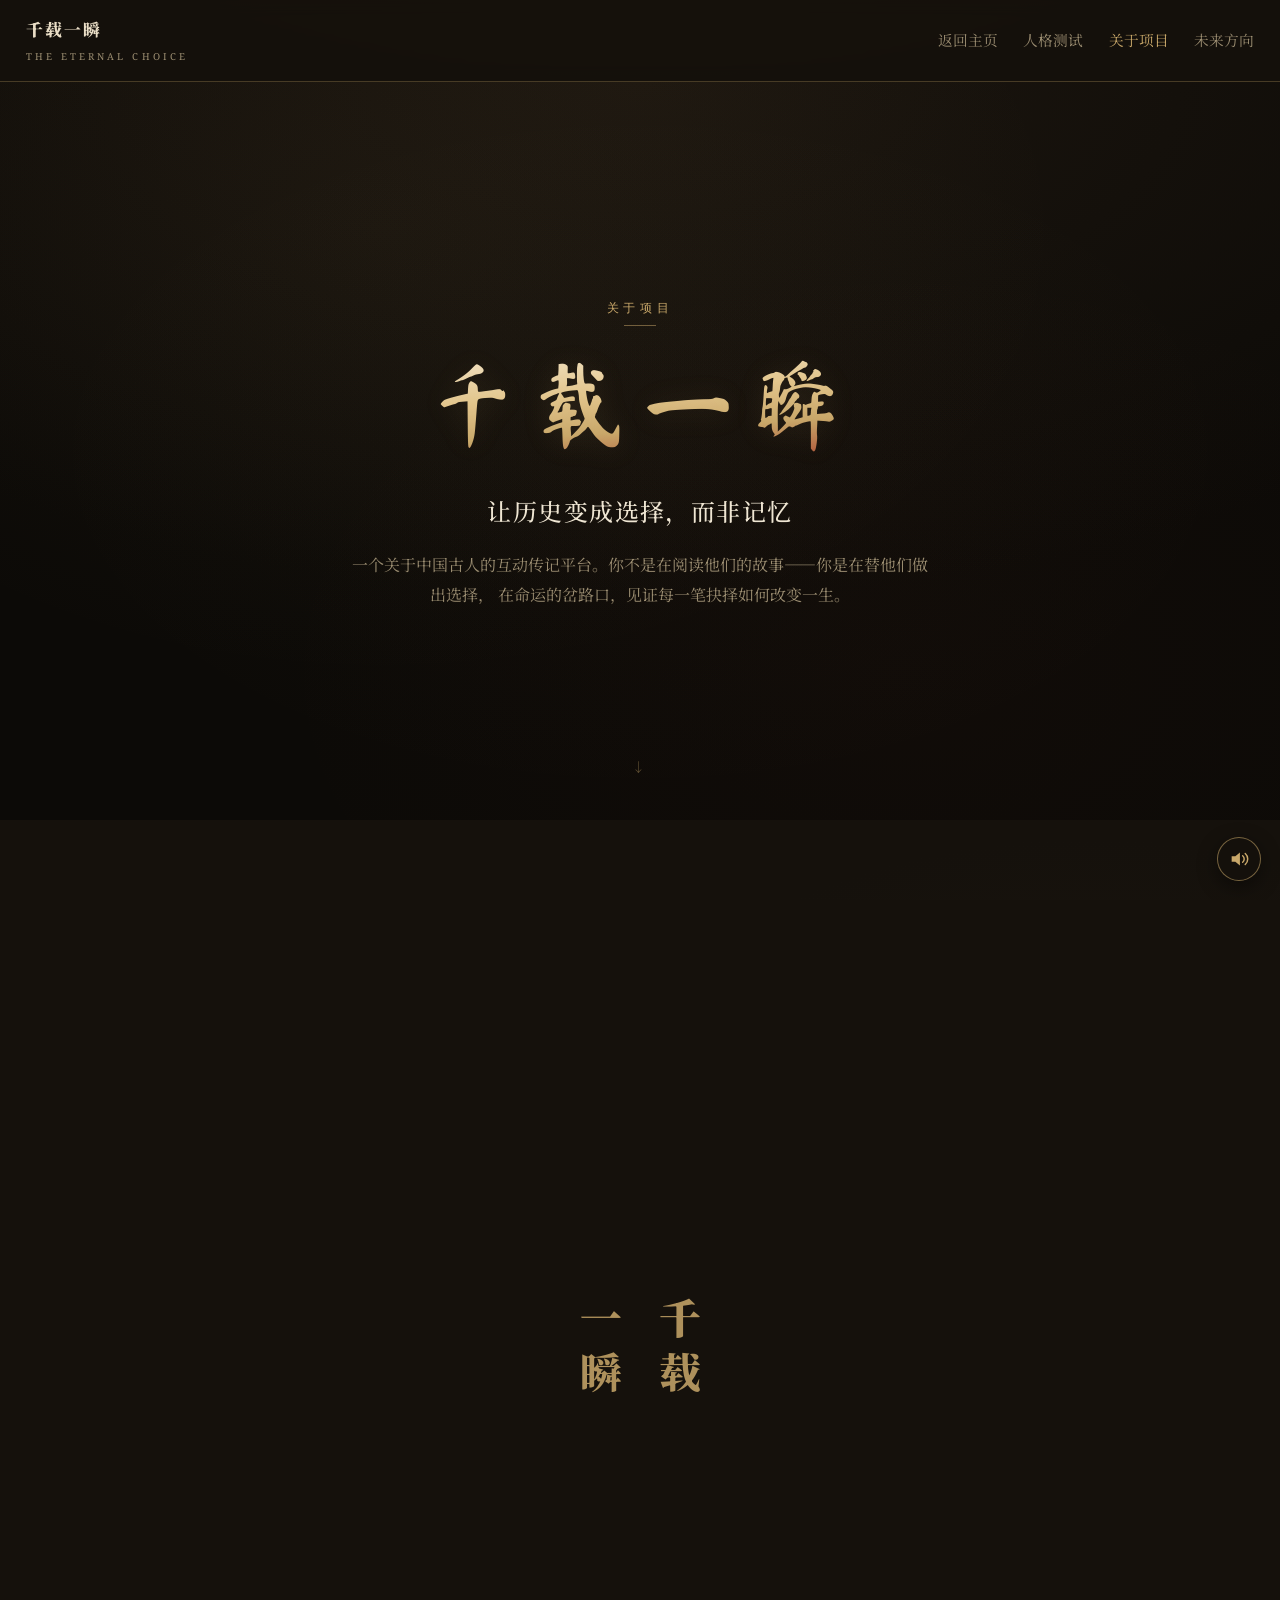
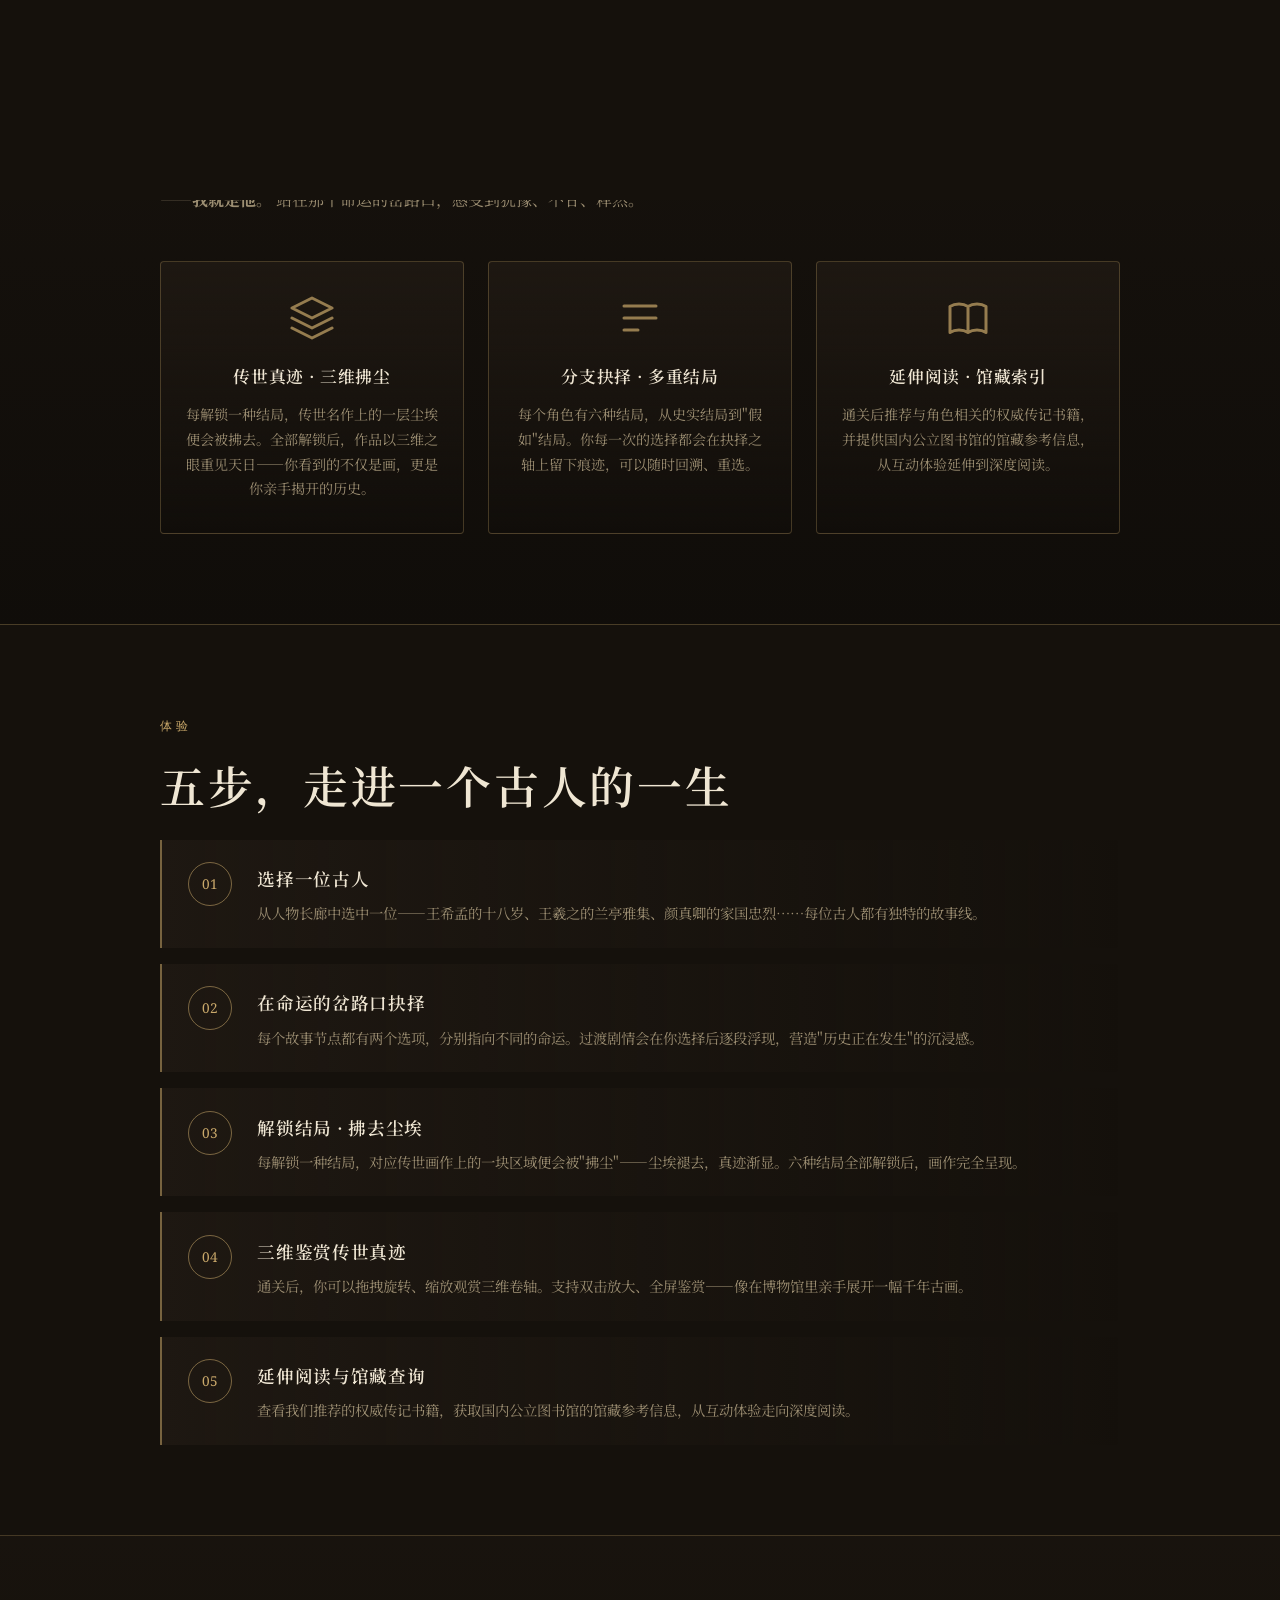
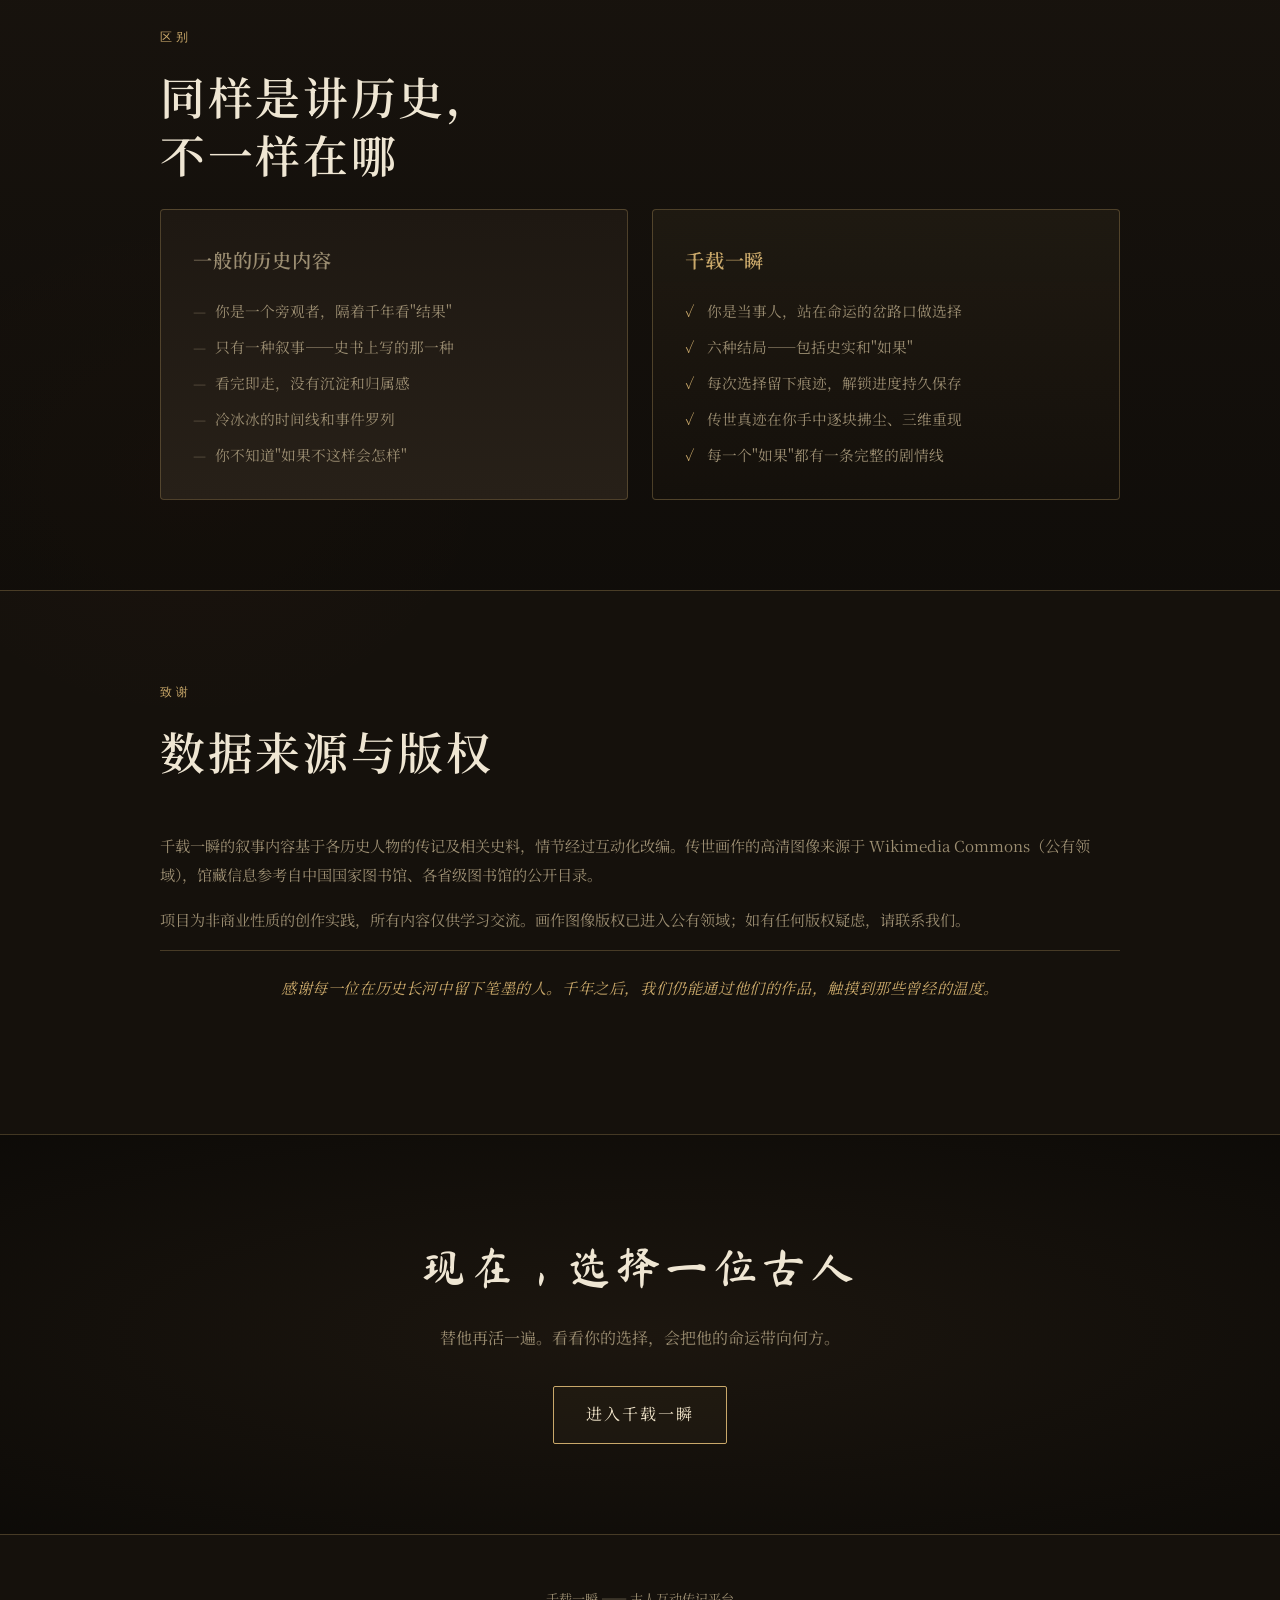
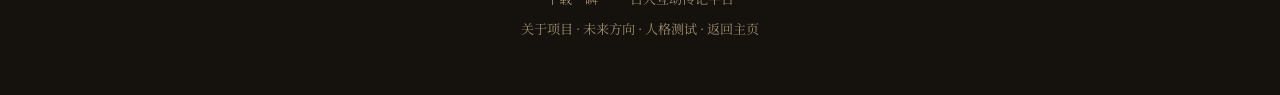
<file: about.html>
<!DOCTYPE html>
<html lang="zh-CN">
<head>
  <meta charset="UTF-8" />
  <meta name="viewport" content="width=device-width, initial-scale=1.0" />
  <title>关于 · 千载一瞬</title>
  <link rel="preconnect" href="https://fonts.googleapis.com" />
  <link rel="preconnect" href="https://fonts.gstatic.com" crossorigin />
  <link href="https://fonts.googleapis.com/css2?family=Ma+Shan+Zheng&family=Noto+Serif+SC:wght@400;500;600;900&family=Noto+Serif:ital,wght@0,400;0,600;1,400&family=ZCOOL+XiaoWei&display=swap" rel="stylesheet" />
  <style>body{font-family:"Noto Serif SC","PingFang SC","Microsoft YaHei",serif;}</style>
  <link rel="stylesheet" href="css/style.css?v=3" />
  <link rel="stylesheet" href="css/landing.css?v=1" />
</head>
<body>

  <!-- 顶栏 -->
  <header class="topbar">
    <a class="brand" href="index.html">千载一瞬<span class="brand__en">THE ETERNAL CHOICE</span></a>
    <nav class="topnav">
      <a href="index.html">返回主页</a>
      <a href="quiz.html">人格测试</a>
      <a href="about.html" style="color:var(--gold);">关于项目</a>
      <a href="roadmap.html">未来方向</a>
    </nav>
  </header>

  <!-- 背景音乐开关 -->
  <button id="sound-toggle" class="sound-toggle" aria-label="背景音乐开关" aria-pressed="true" title="背景音乐">
    <svg class="sound-toggle__ico" viewBox="0 0 24 24" aria-hidden="true">
      <path d="M4 9v6h4l5 4V5L8 9H4z" fill="currentColor"/>
      <path class="sound-toggle__wave" d="M16 8.5a4.5 4.5 0 0 1 0 7M18.8 6a8 8 0 0 1 0 12" fill="none" stroke="currentColor" stroke-width="1.6" stroke-linecap="round"/>
      <line class="sound-toggle__slash" x1="3" y1="3" x2="21" y2="21"/>
    </svg>
  </button>

  <!-- ========== Hero ========== -->
  <section class="lp-hero">
    <div class="lp-hero__bg" aria-hidden="true"></div>
    <div class="lp-hero__inner">
      <div class="lp-kicker reveal">关于项目</div>
      <h1 class="lp-title reveal" style="--i:1">千载一瞬</h1>
      <p class="lp-subtitle reveal" style="--i:2">让历史变成选择，而非记忆</p>
      <p class="lp-desc reveal" style="--i:3">
        一个关于中国古人的互动传记平台。你不是在阅读他们的故事——你是在替他们做出选择，
        在命运的岔路口，见证每一笔抉择如何改变一生。
      </p>
    </div>
    <div class="lp-scrollcue" aria-hidden="true">↓</div>
  </section>

  <!-- ========== 为什么需要它 ========== -->
  <section class="lp-section" id="why">
    <div class="lp-section__inner">
      <div class="lp-section__label reveal">WHY</div>
      <h2 class="lp-section__title reveal" style="--i:1">
        历史书会告诉你<br/>
        <span class="lp-highlight">他们做了什么</span>，<br/>
        但从不说他们<span class="lp-highlight">放弃了什么</span>
      </h2>
      <div class="lp-grid lp-grid--2col reveal" style="--i:2">
        <div class="lp-card lp-card--dark">
          <h3 class="lp-card__title">传统历史叙事</h3>
          <p>按时间线罗列事件，告诉你某人某年做了某事。你只能被动接收"既成事实"，无法感知那些被放弃的可能性。</p>
          <p class="lp-card__note">"张择端画了《清明上河图》。"——然后呢？他为什么画？如果不画会怎样？</p>
        </div>
        <div class="lp-card lp-card--accent">
          <h3 class="lp-card__title">千载一瞬的做法</h3>
          <p>让你站在古人的位置上，面对他们曾经面对的选择。每一个选项都引向不同的命运——包括史书上没有记载的那些。</p>
          <p class="lp-card__note">"徽宗召你入画院，但你也接到了民间画坊的邀约。选哪边？"——这是张择端真实面对过的抉择。</p>
        </div>
      </div>
    </div>
  </section>

  <!-- ========== 产品理念 ========== -->
  <section class="lp-section lp-section--alt" id="idea">
    <div class="lp-section__inner">
      <div class="lp-section__label reveal">理念</div>
      <h2 class="lp-section__title reveal" style="--i:1">
        互动是手段，<br/>
        <span class="lp-highlight">「在场」</span>才是目的
      </h2>
      <p class="lp-section__intro reveal" style="--i:2">
        我们不想做一个"历史知识问答"或者"名人故事会"。我们想做的，是让你在某个瞬间觉得——<strong>我就是他</strong>。
        站在那个命运的岔路口，感受到犹豫、不甘、释然。
      </p>

      <div class="lp-grid lp-grid--3col reveal" style="--i:3">
        <div class="lp-idea-card">
          <div class="lp-idea-card__icon">
            <svg viewBox="0 0 24 24"><path d="M12 2L2 7l10 5 10-5-10-5zM2 17l10 5 10-5M2 12l10 5 10-5" fill="none" stroke="currentColor" stroke-width="1.5" stroke-linecap="round" stroke-linejoin="round"/></svg>
          </div>
          <h3>传世真迹 · 三维拂尘</h3>
          <p>每解锁一种结局，传世名作上的一层尘埃便会被拂去。全部解锁后，作品以三维之眼重见天日——你看到的不仅是画，更是你亲手揭开的历史。</p>
        </div>
        <div class="lp-idea-card">
          <div class="lp-idea-card__icon">
            <svg viewBox="0 0 24 24"><path d="M4 6h16M4 12h16M4 18h7" fill="none" stroke="currentColor" stroke-width="1.5" stroke-linecap="round"/></svg>
          </div>
          <h3>分支抉择 · 多重结局</h3>
          <p>每个角色有六种结局，从史实结局到"假如"结局。你每一次的选择都会在抉择之轴上留下痕迹，可以随时回溯、重选。</p>
        </div>
        <div class="lp-idea-card">
          <div class="lp-idea-card__icon">
            <svg viewBox="0 0 24 24"><path d="M12 6.253v13m0-13C10.832 5.477 9.246 5 7.5 5S4.168 5.477 3 6.253v13C4.168 18.477 5.832 18 7.5 18s3.332.477 4.5 1.253m0-13C13.168 5.477 14.754 5 16.5 5c1.747 0 3.332.477 4.5 1.253v13C19.832 18.477 18.168 18 16.5 18c-1.746 0-3.332.477-4.5 1.253" fill="none" stroke="currentColor" stroke-width="1.5" stroke-linecap="round" stroke-linejoin="round"/></svg>
          </div>
          <h3>延伸阅读 · 馆藏索引</h3>
          <p>通关后推荐与角色相关的权威传记书籍，并提供国内公立图书馆的馆藏参考信息，从互动体验延伸到深度阅读。</p>
        </div>
      </div>
    </div>
  </section>

  <!-- ========== 核心体验 ========== -->
  <section class="lp-section" id="experience">
    <div class="lp-section__inner">
      <div class="lp-section__label reveal">体验</div>
      <h2 class="lp-section__title reveal" style="--i:1">
        五步，走进一个古人的一生
      </h2>

      <div class="lp-steps reveal" style="--i:2">
        <div class="lp-step">
          <div class="lp-step__no">01</div>
          <div class="lp-step__body">
            <h3>选择一位古人</h3>
            <p>从人物长廊中选中一位——王希孟的十八岁、王羲之的兰亭雅集、颜真卿的家国忠烈……每位古人都有独特的故事线。</p>
          </div>
        </div>
        <div class="lp-step">
          <div class="lp-step__no">02</div>
          <div class="lp-step__body">
            <h3>在命运的岔路口抉择</h3>
            <p>每个故事节点都有两个选项，分别指向不同的命运。过渡剧情会在你选择后逐段浮现，营造"历史正在发生"的沉浸感。</p>
          </div>
        </div>
        <div class="lp-step">
          <div class="lp-step__no">03</div>
          <div class="lp-step__body">
            <h3>解锁结局 · 拂去尘埃</h3>
            <p>每解锁一种结局，对应传世画作上的一块区域便会被"拂尘"——尘埃褪去，真迹渐显。六种结局全部解锁后，画作完全呈现。</p>
          </div>
        </div>
        <div class="lp-step">
          <div class="lp-step__no">04</div>
          <div class="lp-step__body">
            <h3>三维鉴赏传世真迹</h3>
            <p>通关后，你可以拖拽旋转、缩放观赏三维卷轴。支持双击放大、全屏鉴赏——像在博物馆里亲手展开一幅千年古画。</p>
          </div>
        </div>
        <div class="lp-step">
          <div class="lp-step__no">05</div>
          <div class="lp-step__body">
            <h3>延伸阅读与馆藏查询</h3>
            <p>查看我们推荐的权威传记书籍，获取国内公立图书馆的馆藏参考信息，从互动体验走向深度阅读。</p>
          </div>
        </div>
      </div>
    </div>
  </section>

  <!-- ========== 和一般历史内容的区别 ========== -->
  <section class="lp-section lp-section--alt" id="diff">
    <div class="lp-section__inner">
      <div class="lp-section__label reveal">区别</div>
      <h2 class="lp-section__title reveal" style="--i:1">
        同样是讲历史，<br/>
        不一样在哪
      </h2>

      <div class="lp-compare reveal" style="--i:2">
        <div class="lp-compare__col lp-compare__col--left">
          <h3>一般的历史内容</h3>
          <ul>
            <li>你是一个旁观者，隔着千年看"结果"</li>
            <li>只有一种叙事——史书上写的那一种</li>
            <li>看完即走，没有沉淀和归属感</li>
            <li>冷冰冰的时间线和事件罗列</li>
            <li>你不知道"如果不这样会怎样"</li>
          </ul>
        </div>
        <div class="lp-compare__col lp-compare__col--right">
          <h3>千载一瞬</h3>
          <ul>
            <li>你是当事人，站在命运的岔路口做选择</li>
            <li>六种结局——包括史实和"如果"</li>
            <li>每次选择留下痕迹，解锁进度持久保存</li>
            <li>传世真迹在你手中逐块拂尘、三维重现</li>
            <li>每一个"如果"都有一条完整的剧情线</li>
          </ul>
        </div>
      </div>
    </div>
  </section>

  <!-- ========== 数据来源与致谢 ========== -->
  <section class="lp-section" id="sources">
    <div class="lp-section__inner">
      <div class="lp-section__label reveal">致谢</div>
      <h2 class="lp-section__title reveal" style="--i:1">数据来源与版权</h2>
      <div class="lp-text-block reveal" style="--i:2">
        <p>千载一瞬的叙事内容基于各历史人物的传记及相关史料，情节经过互动化改编。传世画作的高清图像来源于 Wikimedia Commons（公有领域），馆藏信息参考自中国国家图书馆、各省级图书馆的公开目录。</p>
        <p>项目为非商业性质的创作实践，所有内容仅供学习交流。画作图像版权已进入公有领域；如有任何版权疑虑，请联系我们。</p>
        <p class="lp-text-block__thanks">感谢每一位在历史长河中留下笔墨的人。千年之后，我们仍能通过他们的作品，触摸到那些曾经的温度。</p>
      </div>
    </div>
  </section>

  <!-- ========== CTA ========== -->
  <section class="lp-cta">
    <div class="lp-cta__inner">
      <h2 class="reveal">现在，选择一位古人</h2>
      <p class="reveal" style="--i:1">替他再活一遍。看看你的选择，会把他的命运带向何方。</p>
      <a class="lp-btn reveal" style="--i:2" href="index.html">进入千载一瞬</a>
    </div>
  </section>

  <footer class="site-foot">
    <p>千载一瞬 —— 古人互动传记平台</p>
    <p><a href="about.html">关于项目</a> · <a href="roadmap.html">未来方向</a> · <a href="quiz.html">人格测试</a> · <a href="index.html">返回主页</a></p>
  </footer>

  <script src="js/motion.js?v=3"></script>
  <script>
    /* 背景音乐复用 */
    (function() {
      const btn = document.getElementById('sound-toggle');
      const FADE = 1100;
      let audio = document.getElementById('bgm');
      if (!audio) {
        audio = document.createElement('audio');
        audio.id = 'bgm';
        audio.loop = true;
        audio.preload = 'none';
        audio.src = 'assets/audio/bgm.mp3';
        document.body.appendChild(audio);
      }
      let enabled = true;
      function fade(to, done) {
        const start = Math.max(0, Math.min(1, audio.volume || 0));
        const target = Math.max(0, Math.min(1, to));
        const t0 = performance.now();
        (function step(t) {
          const k = Math.min(1, (t - t0) / FADE);
          audio.volume = Math.max(0, Math.min(1, start + (target - start) * k));
          if (k < 1) requestAnimationFrame(step);
          else if (done) done();
        })(t0);
      }
      function play() { const p = audio.play(); if (p && p.catch) p.catch(() => {}); }
      function pause() { fade(0, () => audio.pause()); }
      btn.addEventListener('click', () => {
        enabled = !enabled;
        btn.classList.toggle('is-muted', !enabled);
        btn.setAttribute('aria-pressed', String(enabled));
        if (enabled) { audio.volume = 0; play(); fade(0.5); }
        else pause();
      });
      function doPlay() {
        if (!enabled || !audio.paused) return;
        audio.volume = 0; play(); fade(0.5);
      }
      doPlay();
      audio.addEventListener('canplay', doPlay);
      function onGesture(e) {
        if (e && e.target && e.target.closest && e.target.closest('#sound-toggle')) return;
        doPlay();
        if (!audio.paused) {
          window.removeEventListener('pointerdown', onGesture);
          window.removeEventListener('keydown', onGesture);
        }
      }
      window.addEventListener('pointerdown', onGesture);
      window.addEventListener('keydown', onGesture);
    })();
  </script>
</body>
</html>
</file>
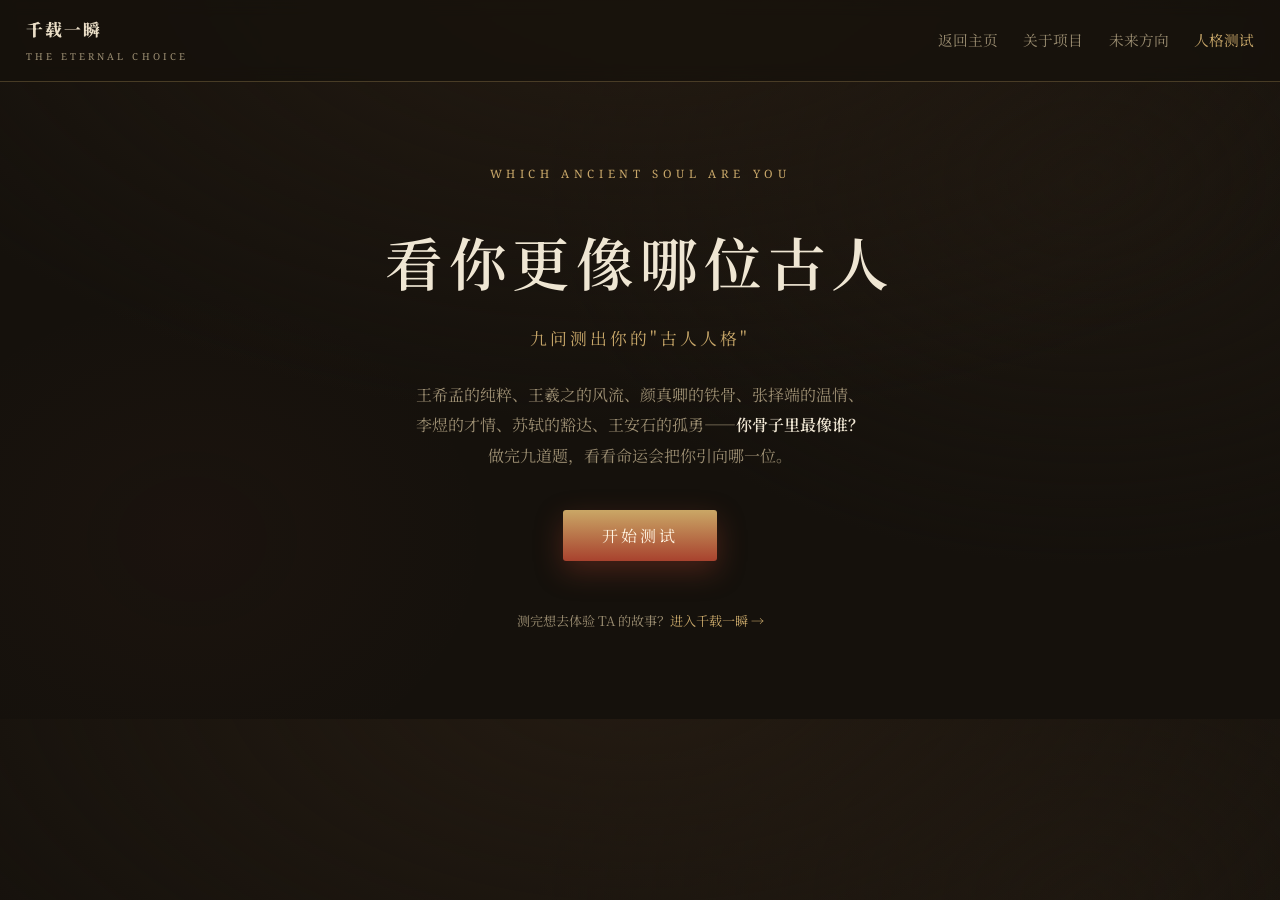
<file: quiz.html>
<!DOCTYPE html>
<html lang="zh-CN">
<head>
  <meta charset="UTF-8" />
  <meta name="viewport" content="width=device-width, initial-scale=1.0" />
  <title>人格测试 · 看你更像哪位古人 | 千载一瞬</title>
  <link rel="preconnect" href="https://fonts.googleapis.com" />
  <link rel="preconnect" href="https://fonts.gstatic.com" crossorigin />
  <link href="https://fonts.googleapis.com/css2?family=Ma+Shan+Zheng&family=Noto+Serif+SC:wght@400;500;600;900&family=Noto+Serif:ital,wght@0,400;0,600;1,400&family=ZCOOL+XiaoWei&display=swap" rel="stylesheet" />
  <style>body{font-family:"Noto Serif SC","PingFang SC","Microsoft YaHei",serif;}</style>
  <link rel="stylesheet" href="css/style.css?v=6" />
  <link rel="stylesheet" href="css/landing.css?v=1" />
  <link rel="stylesheet" href="css/quiz.css?v=1" />
</head>
<body>

  <!-- 顶栏 -->
  <header class="topbar">
    <a class="brand" href="index.html">千载一瞬<span class="brand__en">THE ETERNAL CHOICE</span></a>
    <nav class="topnav">
      <a href="index.html">返回主页</a>
      <a href="about.html">关于项目</a>
      <a href="roadmap.html">未来方向</a>
      <a href="quiz.html" style="color:var(--gold);">人格测试</a>
    </nav>
  </header>

  <main class="quiz-wrap">

    <!-- 起始屏 -->
    <section class="quiz-hero quiz-screen" id="screen-start">
      <div class="quiz-hero__kicker">WHICH ANCIENT SOUL ARE YOU</div>
      <h1 class="quiz-hero__title">看你更像哪位古人</h1>
      <div class="quiz-hero__sub">九问测出你的"古人人格"</div>
      <p class="quiz-hero__desc">
        王希孟的纯粹、王羲之的风流、颜真卿的铁骨、张择端的温情、<br/>
        李煜的才情、苏轼的豁达、王安石的孤勇——<b>你骨子里最像谁？</b><br/>
        做完九道题，看看命运会把你引向哪一位。
      </p>
      <button class="quiz-btn quiz-btn--solid" id="quiz-start">开始测试</button>
    </section>

    <!-- 答题屏 -->
    <section class="quiz-screen" id="screen-quiz" hidden>
      <div class="quiz-progress">
        <div class="quiz-progress__label">
          <span id="quiz-progress-text">第 1 / 9 题</span>
          <span id="quiz-progress-pct">11%</span>
        </div>
        <div class="quiz-progress__bar"><div class="quiz-progress__fill" id="quiz-progress-fill"></div></div>
      </div>
      <div id="quiz-q-host"></div>
    </section>

    <!-- 结果屏 -->
    <section class="quiz-screen" id="screen-result" hidden>
      <div class="quiz-result" id="quiz-result-host"></div>
    </section>

    <p class="quiz-foot">
      测完想去体验 TA 的故事？<a href="index.html">进入千载一瞬 →</a>
    </p>
  </main>

  <script src="js/quiz.js?v=2"></script>
</body>
</html>
</file>
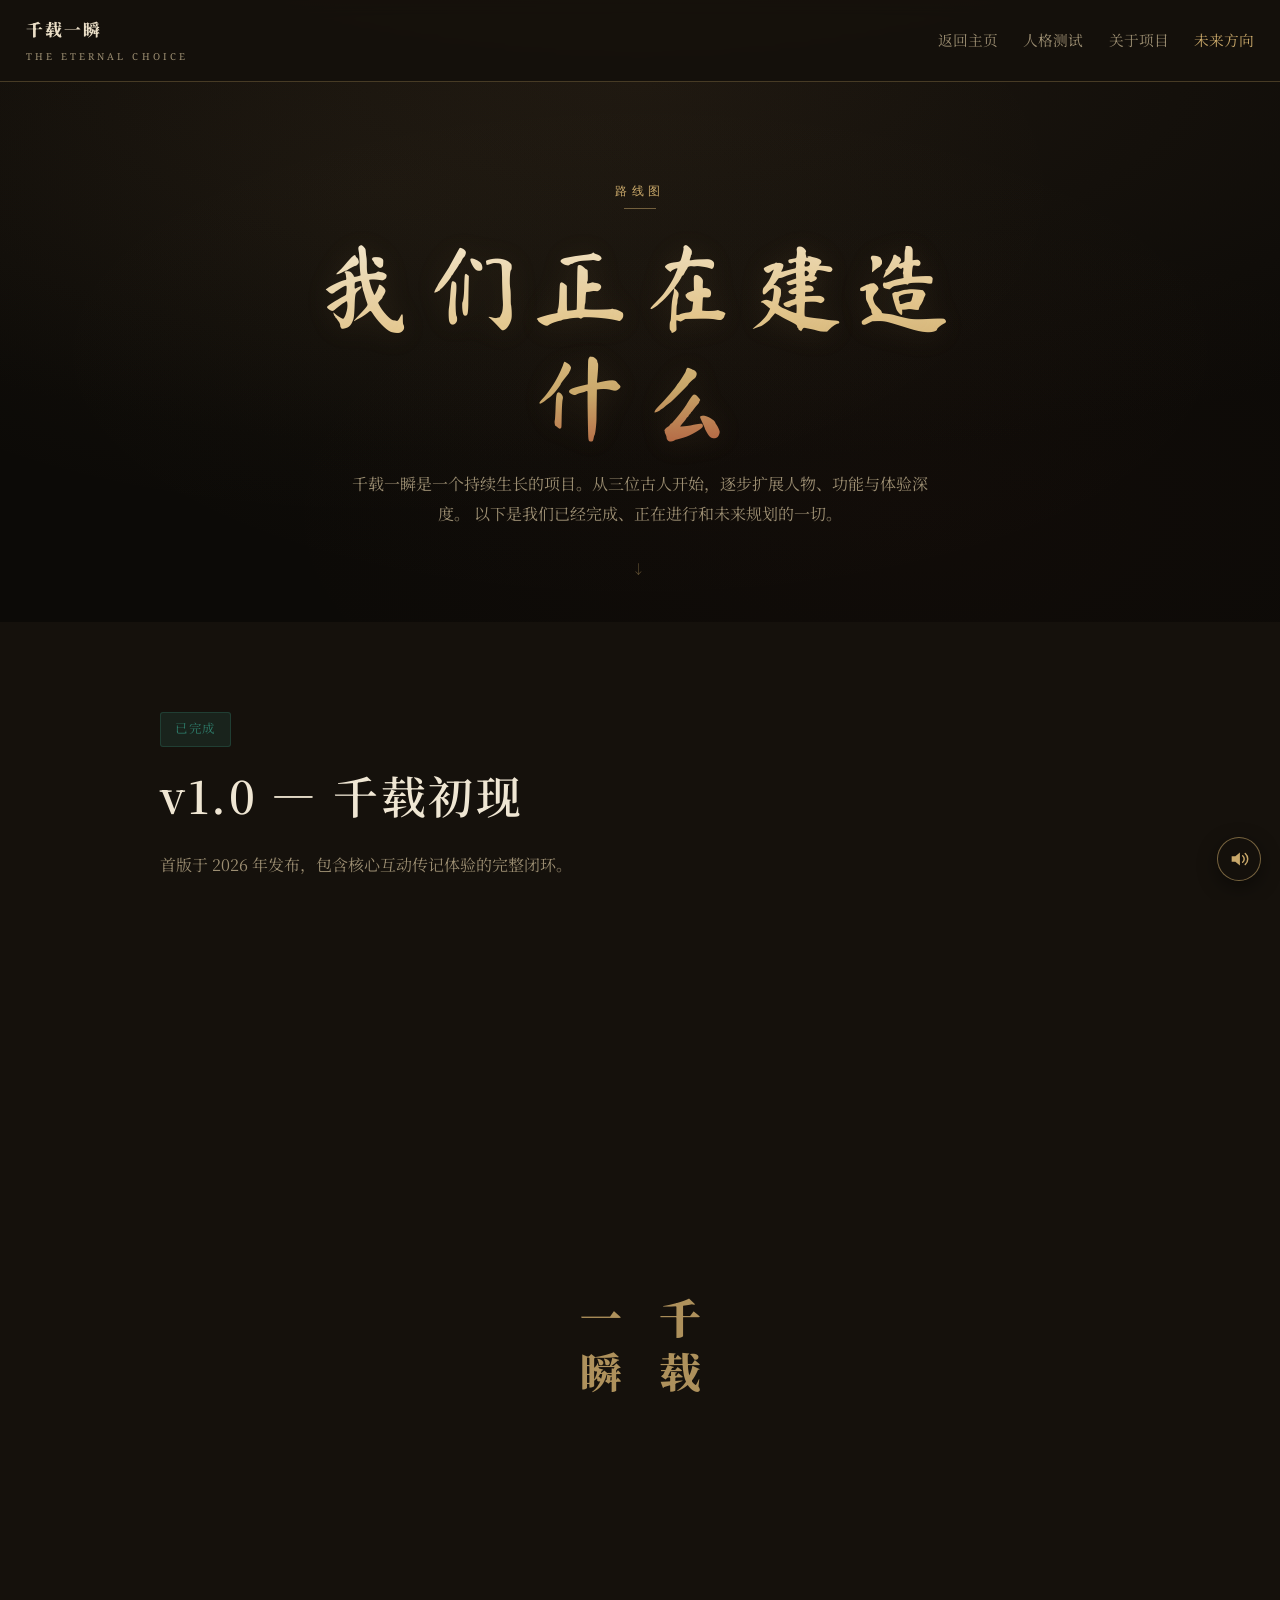
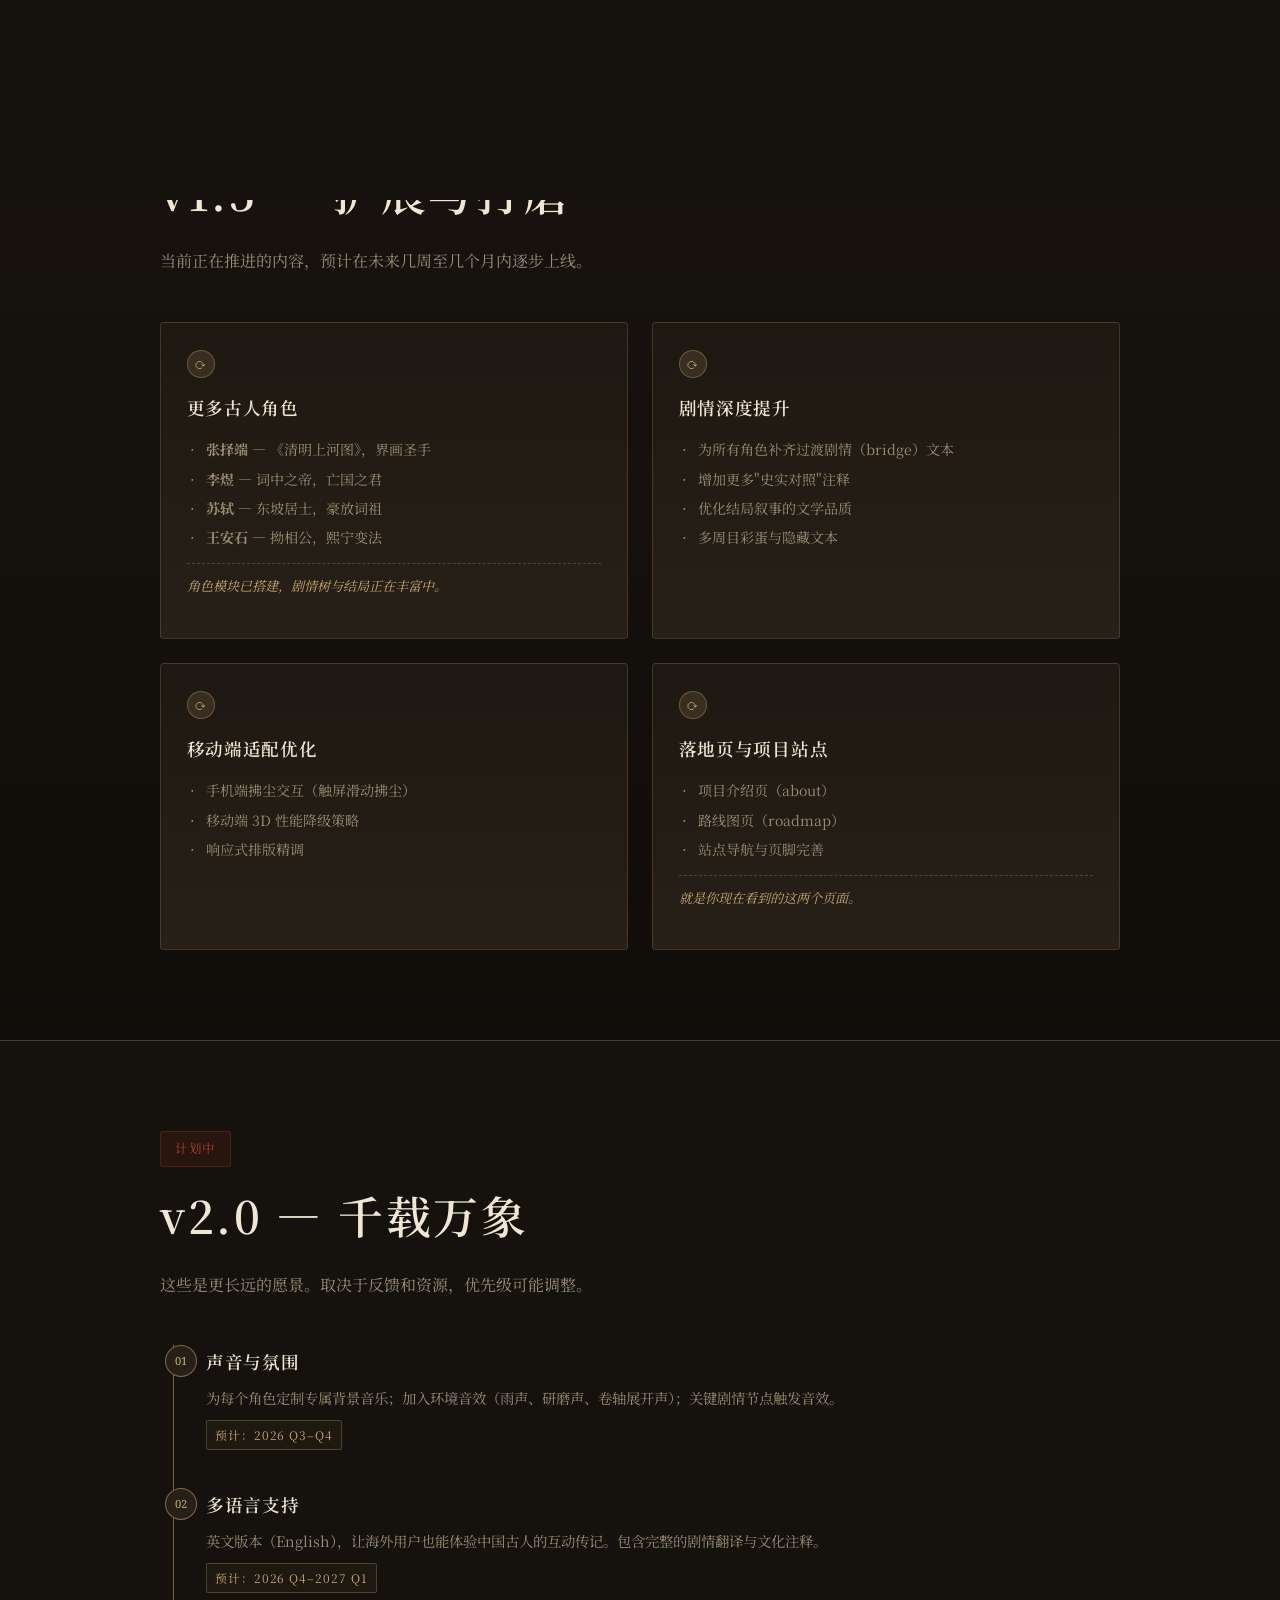
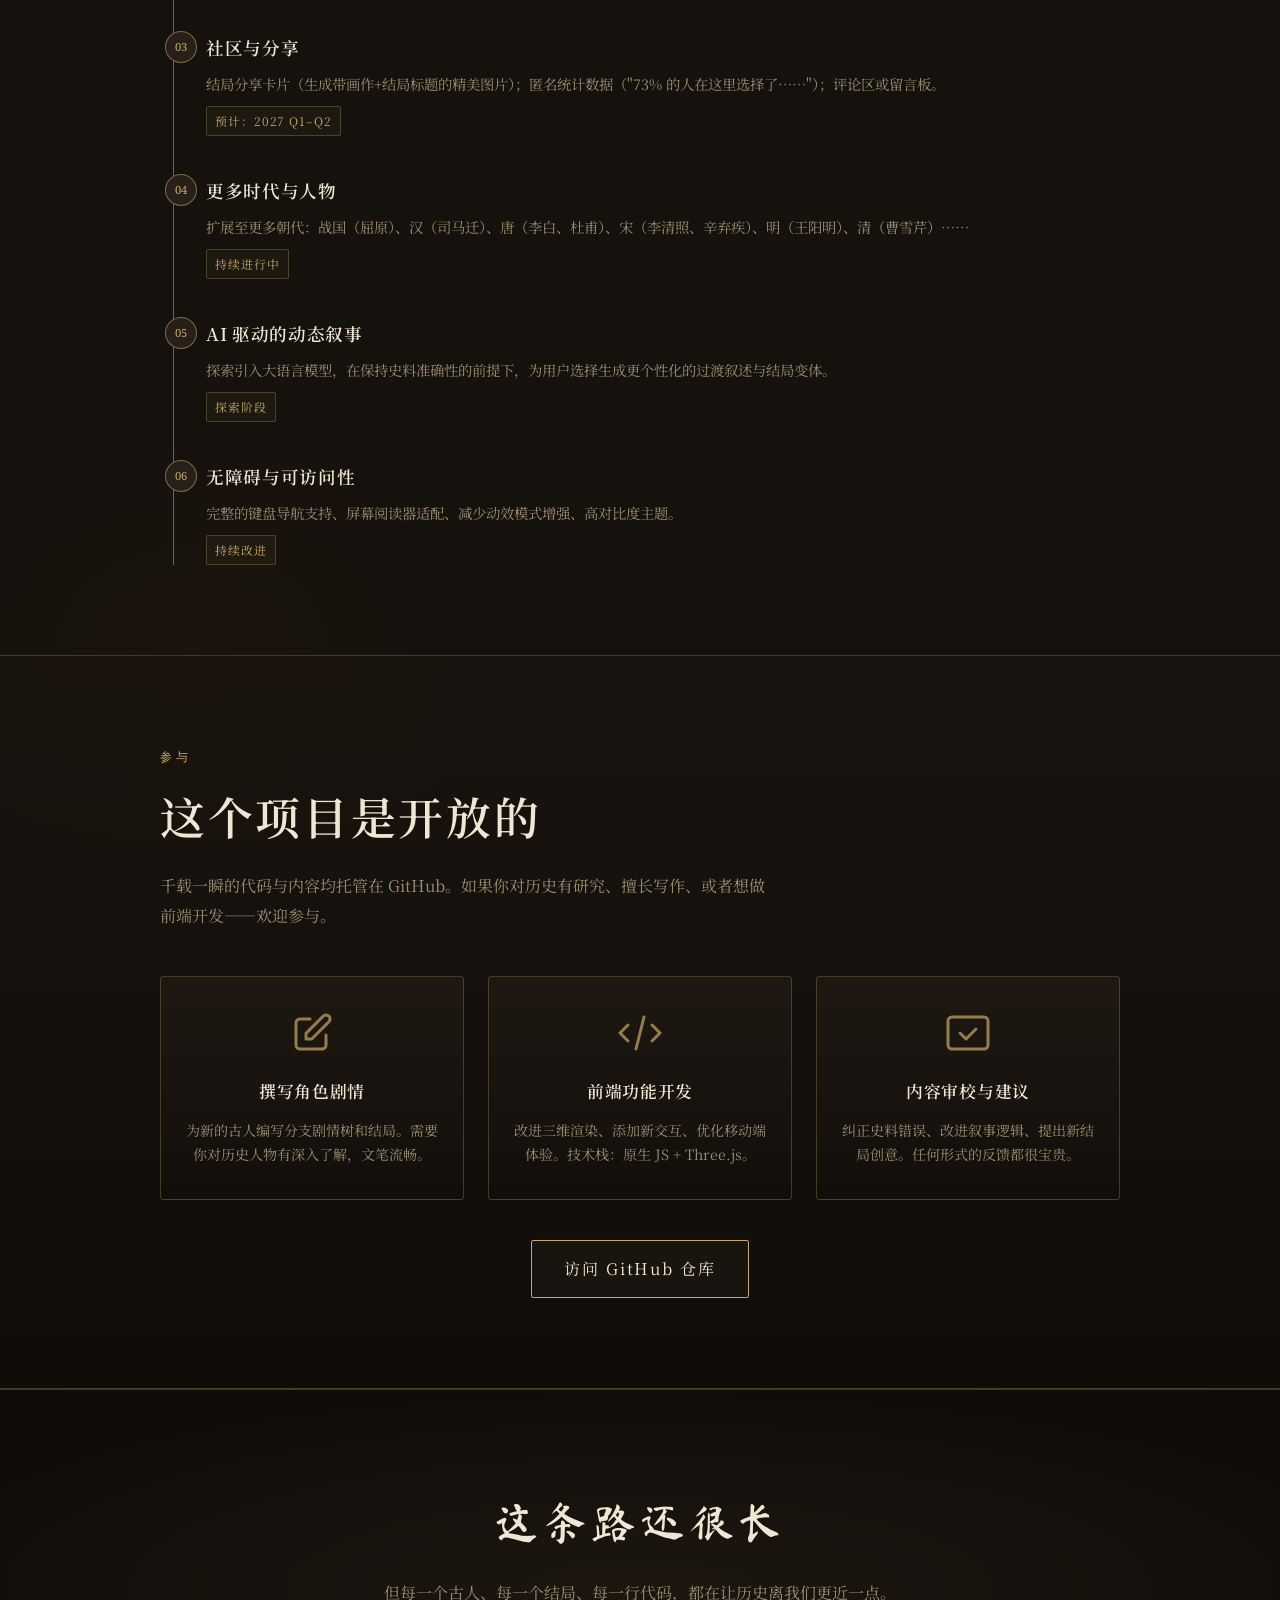
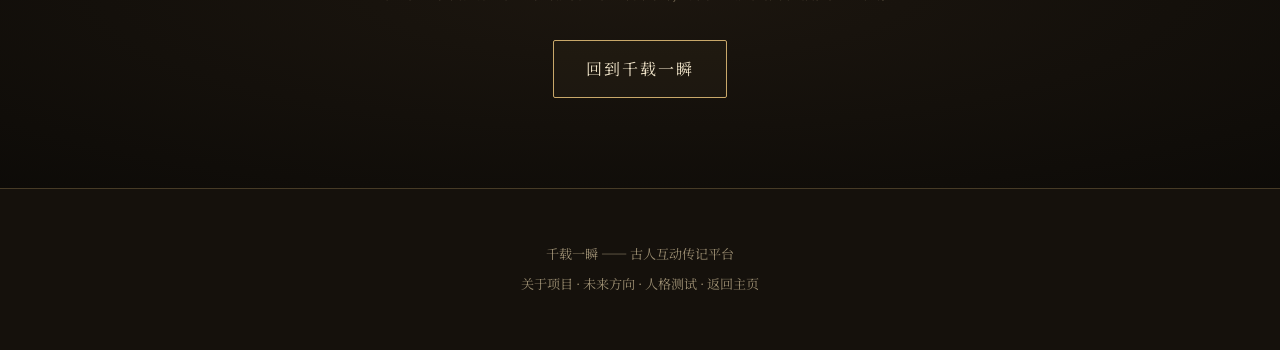
<file: roadmap.html>
<!DOCTYPE html>
<html lang="zh-CN">
<head>
  <meta charset="UTF-8" />
  <meta name="viewport" content="width=device-width, initial-scale=1.0" />
  <title>路线图 · 千载一瞬</title>
  <link rel="preconnect" href="https://fonts.googleapis.com" />
  <link rel="preconnect" href="https://fonts.gstatic.com" crossorigin />
  <link href="https://fonts.googleapis.com/css2?family=Ma+Shan+Zheng&family=Noto+Serif+SC:wght@400;500;600;900&family=Noto+Serif:ital,wght@0,400;0,600;1,400&family=ZCOOL+XiaoWei&display=swap" rel="stylesheet" />
  <style>body{font-family:"Noto Serif SC","PingFang SC","Microsoft YaHei",serif;}</style>
  <link rel="stylesheet" href="css/style.css?v=3" />
  <link rel="stylesheet" href="css/landing.css?v=1" />
</head>
<body>

  <!-- 顶栏 -->
  <header class="topbar">
    <a class="brand" href="index.html">千载一瞬<span class="brand__en">THE ETERNAL CHOICE</span></a>
    <nav class="topnav">
      <a href="index.html">返回主页</a>
      <a href="quiz.html">人格测试</a>
      <a href="about.html">关于项目</a>
      <a href="roadmap.html" style="color:var(--gold);">未来方向</a>
    </nav>
  </header>

  <!-- 背景音乐开关 -->
  <button id="sound-toggle" class="sound-toggle" aria-label="背景音乐开关" aria-pressed="true" title="背景音乐">
    <svg class="sound-toggle__ico" viewBox="0 0 24 24" aria-hidden="true">
      <path d="M4 9v6h4l5 4V5L8 9H4z" fill="currentColor"/>
      <path class="sound-toggle__wave" d="M16 8.5a4.5 4.5 0 0 1 0 7M18.8 6a8 8 0 0 1 0 12" fill="none" stroke="currentColor" stroke-width="1.6" stroke-linecap="round"/>
      <line class="sound-toggle__slash" x1="3" y1="3" x2="21" y2="21"/>
    </svg>
  </button>

  <!-- ========== Hero ========== -->
  <section class="lp-hero lp-hero--roadmap">
    <div class="lp-hero__bg" aria-hidden="true"></div>
    <div class="lp-hero__inner">
      <div class="lp-kicker reveal">路线图</div>
      <h1 class="lp-title reveal" style="--i:1">我们正在建造什么</h1>
      <p class="lp-desc reveal" style="--i:2">
        千载一瞬是一个持续生长的项目。从三位古人开始，逐步扩展人物、功能与体验深度。
        以下是我们已经完成、正在进行和未来规划的一切。
      </p>
    </div>
    <div class="lp-scrollcue" aria-hidden="true">↓</div>
  </section>

  <!-- ========== 已完成 ========== -->
  <section class="lp-section" id="done">
    <div class="lp-section__inner">
      <div class="lp-section__label reveal">
        <span class="lp-badge lp-badge--done">已完成</span>
      </div>
      <h2 class="lp-section__title reveal" style="--i:1">v1.0 — 千载初现</h2>
      <p class="lp-section__intro reveal" style="--i:2">
        首版于 2026 年发布，包含核心互动传记体验的完整闭环。
      </p>

      <div class="lp-grid lp-grid--2col reveal" style="--i:3">
        <!-- 角色 -->
        <div class="lp-roadmap-card">
          <div class="lp-roadmap-card__tag lp-roadmap-card__tag--done">✓</div>
          <h3>三位首发古人</h3>
          <ul>
            <li><strong>王希孟</strong> — 十八岁天才画师，《千里江山图》</li>
            <li><strong>王羲之</strong> — 书圣，《兰亭序》</li>
            <li><strong>颜真卿</strong> — 忠烈书家，《祭侄文稿》</li>
          </ul>
          <p class="lp-roadmap-card__note">每位角色含 6 种结局、完整分支剧情树、过渡叙事桥段。</p>
        </div>

        <!-- 核心功能 -->
        <div class="lp-roadmap-card">
          <div class="lp-roadmap-card__tag lp-roadmap-card__tag--done">✓</div>
          <h3>核心互动体验</h3>
          <ul>
            <li>分支抉择引擎：选项 → 过渡剧情 → 下一节点</li>
            <li>三维卷轴拂尘系统（Three.js WebGL）</li>
            <li>结局图鉴 + 抉择轴线回溯</li>
            <li>延伸阅读书单 + 图书馆馆藏索引</li>
            <li>键盘快捷键（1/2 选择，Esc 关闭）</li>
          </ul>
        </div>

        <!-- 视觉体验 -->
        <div class="lp-roadmap-card">
          <div class="lp-roadmap-card__tag lp-roadmap-card__tag--done">✓</div>
          <h3>视觉与体验</h3>
          <ul>
            <li>电影感开场（Ken Burns 推镜 + 逐行揭示）</li>
            <li>水墨留白 · 宋体大字编辑式排版</li>
            <li>自定义光标（墨-ring）</li>
            <li>滚动揭示动画 + 页面转场墨幕</li>
            <li>背景音乐（可选关闭）</li>
          </ul>
        </div>

        <!-- 性能 -->
        <div class="lp-roadmap-card">
          <div class="lp-roadmap-card__tag lp-roadmap-card__tag--done">✓</div>
          <h3>性能优化</h3>
          <ul>
            <li>WebP 图片格式全面转换</li>
            <li>Three.js 按需动态加载</li>
            <li>背景音乐延迟缓冲（preload=none）</li>
            <li>字体 swap + 系统字体降级</li>
            <li>GitHub Pages 静态托管 + CDN 加速</li>
          </ul>
        </div>
      </div>
    </div>
  </section>

  <!-- ========== 进行中 ========== -->
  <section class="lp-section lp-section--alt" id="in-progress">
    <div class="lp-section__inner">
      <div class="lp-section__label reveal">
        <span class="lp-badge lp-badge--wip">进行中</span>
      </div>
      <h2 class="lp-section__title reveal" style="--i:1">v1.5 — 扩展与打磨</h2>
      <p class="lp-section__intro reveal" style="--i:2">
        当前正在推进的内容，预计在未来几周至几个月内逐步上线。
      </p>

      <div class="lp-grid lp-grid--2col reveal" style="--i:3">
        <div class="lp-roadmap-card lp-roadmap-card--wip">
          <div class="lp-roadmap-card__tag lp-roadmap-card__tag--wip">⟳</div>
          <h3>更多古人角色</h3>
          <ul>
            <li><strong>张择端</strong> — 《清明上河图》，界画圣手</li>
            <li><strong>李煜</strong> — 词中之帝，亡国之君</li>
            <li><strong>苏轼</strong> — 东坡居士，豪放词祖</li>
            <li><strong>王安石</strong> — 拗相公，熙宁变法</li>
          </ul>
          <p class="lp-roadmap-card__note">角色模块已搭建，剧情树与结局正在丰富中。</p>
        </div>

        <div class="lp-roadmap-card lp-roadmap-card--wip">
          <div class="lp-roadmap-card__tag lp-roadmap-card__tag--wip">⟳</div>
          <h3>剧情深度提升</h3>
          <ul>
            <li>为所有角色补齐过渡剧情（bridge）文本</li>
            <li>增加更多"史实对照"注释</li>
            <li>优化结局叙事的文学品质</li>
            <li>多周目彩蛋与隐藏文本</li>
          </ul>
        </div>

        <div class="lp-roadmap-card lp-roadmap-card--wip">
          <div class="lp-roadmap-card__tag lp-roadmap-card__tag--wip">⟳</div>
          <h3>移动端适配优化</h3>
          <ul>
            <li>手机端拂尘交互（触屏滑动拂尘）</li>
            <li>移动端 3D 性能降级策略</li>
            <li>响应式排版精调</li>
          </ul>
        </div>

        <div class="lp-roadmap-card lp-roadmap-card--wip">
          <div class="lp-roadmap-card__tag lp-roadmap-card__tag--wip">⟳</div>
          <h3>落地页与项目站点</h3>
          <ul>
            <li>项目介绍页（about）</li>
            <li>路线图页（roadmap）</li>
            <li>站点导航与页脚完善</li>
          </ul>
          <p class="lp-roadmap-card__note">就是你现在看到的这两个页面。</p>
        </div>
      </div>
    </div>
  </section>

  <!-- ========== 未来计划 ========== -->
  <section class="lp-section" id="future">
    <div class="lp-section__inner">
      <div class="lp-section__label reveal">
        <span class="lp-badge lp-badge--future">计划中</span>
      </div>
      <h2 class="lp-section__title reveal" style="--i:1">v2.0 — 千载万象</h2>
      <p class="lp-section__intro reveal" style="--i:2">
        这些是更长远的愿景。取决于反馈和资源，优先级可能调整。
      </p>

      <div class="lp-timeline reveal" style="--i:3">
        <div class="lp-timeline__item">
          <div class="lp-timeline__marker"><span>01</span></div>
          <div class="lp-timeline__body">
            <h3>声音与氛围</h3>
            <p>为每个角色定制专属背景音乐；加入环境音效（雨声、研磨声、卷轴展开声）；关键剧情节点触发音效。</p>
            <span class="lp-timeline__eta">预计：2026 Q3–Q4</span>
          </div>
        </div>

        <div class="lp-timeline__item">
          <div class="lp-timeline__marker"><span>02</span></div>
          <div class="lp-timeline__body">
            <h3>多语言支持</h3>
            <p>英文版本（English），让海外用户也能体验中国古人的互动传记。包含完整的剧情翻译与文化注释。</p>
            <span class="lp-timeline__eta">预计：2026 Q4–2027 Q1</span>
          </div>
        </div>

        <div class="lp-timeline__item">
          <div class="lp-timeline__marker"><span>03</span></div>
          <div class="lp-timeline__body">
            <h3>社区与分享</h3>
            <p>结局分享卡片（生成带画作+结局标题的精美图片）；匿名统计数据（"73% 的人在这里选择了……"）；评论区或留言板。</p>
            <span class="lp-timeline__eta">预计：2027 Q1–Q2</span>
          </div>
        </div>

        <div class="lp-timeline__item">
          <div class="lp-timeline__marker"><span>04</span></div>
          <div class="lp-timeline__body">
            <h3>更多时代与人物</h3>
            <p>扩展至更多朝代：战国（屈原）、汉（司马迁）、唐（李白、杜甫）、宋（李清照、辛弃疾）、明（王阳明）、清（曹雪芹）……</p>
            <span class="lp-timeline__eta">持续进行中</span>
          </div>
        </div>

        <div class="lp-timeline__item">
          <div class="lp-timeline__marker"><span>05</span></div>
          <div class="lp-timeline__body">
            <h3>AI 驱动的动态叙事</h3>
            <p>探索引入大语言模型，在保持史料准确性的前提下，为用户选择生成更个性化的过渡叙述与结局变体。</p>
            <span class="lp-timeline__eta">探索阶段</span>
          </div>
        </div>

        <div class="lp-timeline__item">
          <div class="lp-timeline__marker"><span>06</span></div>
          <div class="lp-timeline__body">
            <h3>无障碍与可访问性</h3>
            <p>完整的键盘导航支持、屏幕阅读器适配、减少动效模式增强、高对比度主题。</p>
            <span class="lp-timeline__eta">持续改进</span>
          </div>
        </div>
      </div>
    </div>
  </section>

  <!-- ========== 开放参与 ========== -->
  <section class="lp-section lp-section--alt" id="contribute">
    <div class="lp-section__inner">
      <div class="lp-section__label reveal">参与</div>
      <h2 class="lp-section__title reveal" style="--i:1">这个项目是开放的</h2>
      <p class="lp-section__intro reveal" style="--i:2">
        千载一瞬的代码与内容均托管在 GitHub。如果你对历史有研究、擅长写作、或者想做前端开发——欢迎参与。
      </p>

      <div class="lp-grid lp-grid--3col reveal" style="--i:3">
        <div class="lp-idea-card">
          <div class="lp-idea-card__icon">
            <svg viewBox="0 0 24 24"><path d="M11 5H6a2 2 0 00-2 2v11a2 2 0 002 2h11a2 2 0 002-2v-5m-1.414-9.414a2 2 0 112.828 2.828L11.828 15H9v-2.828l8.586-8.586z" fill="none" stroke="currentColor" stroke-width="1.5" stroke-linecap="round" stroke-linejoin="round"/></svg>
          </div>
          <h3>撰写角色剧情</h3>
          <p>为新的古人编写分支剧情树和结局。需要你对历史人物有深入了解，文笔流畅。</p>
        </div>
        <div class="lp-idea-card">
          <div class="lp-idea-card__icon">
            <svg viewBox="0 0 24 24"><path d="M10 20l4-16m4 4l4 4-4 4M6 16l-4-4 4-4" fill="none" stroke="currentColor" stroke-width="1.5" stroke-linecap="round" stroke-linejoin="round"/></svg>
          </div>
          <h3>前端功能开发</h3>
          <p>改进三维渲染、添加新交互、优化移动端体验。技术栈：原生 JS + Three.js。</p>
        </div>
        <div class="lp-idea-card">
          <div class="lp-idea-card__icon">
            <svg viewBox="0 0 24 24"><path d="M4 4h16c1.1 0 2 .9 2 2v12c0 1.1-.9 2-2 2H4c-1.1 0-2-.9-2-2V6c0-1.1.9-2 2-2z" fill="none" stroke="currentColor" stroke-width="1.5"/><path d="M8 12l3 3 5-5" fill="none" stroke="currentColor" stroke-width="1.5" stroke-linecap="round" stroke-linejoin="round"/></svg>
          </div>
          <h3>内容审校与建议</h3>
          <p>纠正史料错误、改进叙事逻辑、提出新结局创意。任何形式的反馈都很宝贵。</p>
        </div>
      </div>

      <div class="lp-cta-mini reveal" style="--i:4">
        <a class="lp-btn" href="https://github.com/yw-iris/qianyi" target="_blank" rel="noopener">访问 GitHub 仓库</a>
      </div>
    </div>
  </section>

  <!-- ========== CTA ========== -->
  <section class="lp-cta">
    <div class="lp-cta__inner">
      <h2 class="reveal">这条路还很长</h2>
      <p class="reveal" style="--i:1">但每一个古人、每一个结局、每一行代码，都在让历史离我们更近一点。</p>
      <a class="lp-btn reveal" style="--i:2" href="index.html">回到千载一瞬</a>
    </div>
  </section>

  <footer class="site-foot">
    <p>千载一瞬 —— 古人互动传记平台</p>
    <p><a href="about.html">关于项目</a> · <a href="roadmap.html">未来方向</a> · <a href="quiz.html">人格测试</a> · <a href="index.html">返回主页</a></p>
  </footer>

  <script src="js/motion.js?v=3"></script>
  <script>
    /* 背景音乐复用 */
    (function() {
      const btn = document.getElementById('sound-toggle');
      const FADE = 1100;
      let audio = document.getElementById('bgm');
      if (!audio) {
        audio = document.createElement('audio');
        audio.id = 'bgm';
        audio.loop = true;
        audio.preload = 'none';
        audio.src = 'assets/audio/bgm.mp3';
        document.body.appendChild(audio);
      }
      let enabled = true;
      function fade(to, done) {
        const start = Math.max(0, Math.min(1, audio.volume || 0));
        const target = Math.max(0, Math.min(1, to));
        const t0 = performance.now();
        (function step(t) {
          const k = Math.min(1, (t - t0) / FADE);
          audio.volume = Math.max(0, Math.min(1, start + (target - start) * k));
          if (k < 1) requestAnimationFrame(step);
          else if (done) done();
        })(t0);
      }
      function play() { const p = audio.play(); if (p && p.catch) p.catch(() => {}); }
      function pause() { fade(0, () => audio.pause()); }
      btn.addEventListener('click', () => {
        enabled = !enabled;
        btn.classList.toggle('is-muted', !enabled);
        btn.setAttribute('aria-pressed', String(enabled));
        if (enabled) { audio.volume = 0; play(); fade(0.5); }
        else pause();
      });
      function doPlay() {
        if (!enabled || !audio.paused) return;
        audio.volume = 0; play(); fade(0.5);
      }
      doPlay();
      audio.addEventListener('canplay', doPlay);
      function onGesture(e) {
        if (e && e.target && e.target.closest && e.target.closest('#sound-toggle')) return;
        doPlay();
        if (!audio.paused) {
          window.removeEventListener('pointerdown', onGesture);
          window.removeEventListener('keydown', onGesture);
        }
      }
      window.addEventListener('pointerdown', onGesture);
      window.addEventListener('keydown', onGesture);
    })();
  </script>
</body>
</html>
</file>
<file: css/style.css>
/* ============================================================
 *  希孟·抉择 —— 样式
 *  水墨留白 · 宋体大字 · 编辑式排版（参考资治通鉴数字阅读站）
 * ============================================================ */
:root{
  --ink:#15110c;
  --ink-2:#1e1812;
  --ink-3:#272018;
  --paper:#efe6d3;
  --paper-2:#e6dac1;
  --paper-3:#d9cbac;
  --line:rgba(201,168,106,.28);
  --line-strong:rgba(201,168,106,.55);
  --gold:#c9a86a;
  --cinnabar:#a8422e;
  --green:#2e7d6b;
  --text-ink:#e9ddc6;     /* 深底上的字 */
  --text-paper:#2c241b;   /* 浅底上的字 */
  --muted:#9c8e72;
  --serif:"STKaiti","KaiTi","楷体","FangSong","仿宋","Noto Serif SC","Songti SC","STSong","SimSun",serif;
  --serif-en:"Noto Serif",Georgia,"Times New Roman",serif;
  --calligraphy:"Ma Shan Zheng","ZCOOL XiaoWei","STXingkai","华文行楷",cursive;
}

*{box-sizing:border-box;}
html{scroll-behavior:smooth;}
body{
  margin:0;
  font-family:var(--serif);
  color:var(--text-ink);
  background:
    radial-gradient(1400px 800px at 50% -8%,#241b12 0%, transparent 60%),
    radial-gradient(1000px 700px at 85% 25%,#1c160f 0%, transparent 55%),
    radial-gradient(600px 500px at 15% 75%,rgba(168,66,46,.04) 0%, transparent 50%),
    var(--ink);
  line-height:1.9;
  -webkit-font-smoothing:antialiased;
}
a{color:inherit;text-decoration:none;}
kbd{
  font-family:var(--serif-en);
  border:1px solid var(--line-strong);
  border-radius:4px;padding:0 .4em;font-size:.8em;color:var(--gold);
}

/* ---------- 顶栏 ---------- */
.topbar{
  position:sticky;top:0;z-index:30;
  display:flex;align-items:center;justify-content:space-between;
  padding:.9rem 1.6rem;
  background:rgba(21,17,12,.72);
  backdrop-filter:blur(8px);
  border-bottom:1px solid var(--line);
}
.brand{font-weight:900;letter-spacing:.12em;font-size:1.05rem;}
.brand__en{
  display:block;font-family:var(--serif-en);font-weight:400;
  font-size:.6rem;letter-spacing:.32em;color:var(--muted);margin-top:.1rem;
}
.topnav{display:flex;gap:1.6rem;font-size:.92rem;color:var(--text-ink);}
.topnav a{position:relative;padding:.2rem 0;color:var(--muted);transition:color .25s;}
.topnav a:hover{color:var(--gold);}
.topnav a::after{
  content:"";position:absolute;left:0;bottom:-2px;width:0;height:1px;
  background:var(--gold);transition:width .3s;
}
.topnav a:hover::after{width:100%;}

/* ---------- Hero ---------- */
.hero{
  max-width:980px;margin:0 auto;
  padding:14vh 1.6rem 10vh;text-align:center;
}
.hero__kicker{
  font-family:var(--serif-en);letter-spacing:.4em;font-size:.72rem;
  color:var(--gold);text-transform:uppercase;margin-bottom:1.4rem;
}
.hero__title{
  font-family:var(--calligraphy);font-weight:400;
  font-size:clamp(4rem,12vw,9rem);letter-spacing:.18em;margin:0;
  background:linear-gradient(180deg,#f3e7cc,#c9a86a 70%,#a8422e);
  -webkit-background-clip:text;background-clip:text;color:transparent;
  text-shadow:0 2px 30px rgba(201,168,106,.15);
}
.hero__en{
  font-family:var(--serif-en);letter-spacing:.34em;font-size:.78rem;
  color:var(--muted);margin-top:1rem;
}
.hero__tagline{
  font-size:clamp(1.2rem,2.8vw,1.8rem);color:var(--paper);
  margin:2.8rem auto 1.8rem;font-weight:500;letter-spacing:.06em;
}
.hero__intro{
  max-width:680px;margin:0 auto;color:var(--muted);font-size:1rem;
}
.hero__rule{
  width:64px;height:1px;background:var(--line-strong);
  margin:2.6rem auto 1.6rem;position:relative;
}
.hero__rule::before{
  content:"卷";position:absolute;left:50%;top:50%;transform:translate(-50%,-50%);
  background:var(--ink);padding:0 .5rem;color:var(--gold);font-size:.8rem;
}
.hero__quote{color:var(--muted);font-style:italic;font-family:var(--serif-en);font-size:.92rem;}

/* ---------- 按钮 ---------- */
.btn{
  font-family:var(--serif);cursor:pointer;border:none;
  padding:.7rem 1.6rem;border-radius:2px;font-size:.95rem;letter-spacing:.08em;
  transition:transform .2s,box-shadow .25s,background .25s,color .25s;
}
.btn--solid{
  background:linear-gradient(180deg,#caa766,#a8422e);
  color:#fff4e2;box-shadow:0 6px 22px rgba(168,66,46,.3);
}
.btn--solid:hover{transform:translateY(-2px);box-shadow:0 10px 28px rgba(168,66,46,.42);}
.btn--ghost{
  background:transparent;border:1px solid var(--line-strong);color:var(--gold);
}
.btn--ghost:hover{background:rgba(201,168,106,.12);}
.btn--sm{padding:.45rem 1rem;font-size:.82rem;}

/* 开始探索：仅作指示，非按钮 */
.start-hint{
  display:inline-flex;align-items:center;gap:.5rem;margin:2.4rem auto 0;
  color:var(--gold);font-size:1rem;letter-spacing:.22em;cursor:pointer;
  opacity:.82;transition:opacity .3s,letter-spacing .3s;text-align:center;
  user-select:none;
}
.start-hint:hover{opacity:1;letter-spacing:.28em;}
.start-hint:focus-visible{outline:1px dashed var(--gold);outline-offset:.5rem;}
.start-hint__arrow{
  display:inline-block;font-size:1.1rem;line-height:1;
  animation:hintBob 1.8s ease-in-out infinite;
}
@keyframes hintBob{0%,100%{transform:translateY(0);}50%{transform:translateY(6px);}}
.reduce-motion .start-hint__arrow{animation:none!important;}

/* ---------- 通用区块头 ---------- */
.section-head{margin:0 auto 3rem;max-width:1180px;padding:0 1.6rem;}
.section-head--row{display:flex;align-items:flex-end;justify-content:space-between;gap:1rem;}
.sec-en{
  font-family:var(--serif-en);letter-spacing:.34em;font-size:.72rem;
  color:var(--gold);text-transform:uppercase;display:block;margin-bottom:.6rem;
}
.sec-title{font-size:clamp(2rem,5vw,3rem);font-weight:600;margin:0;letter-spacing:.08em;font-family:var(--serif);}

/* ---------- 抉择之台 ---------- */
.stage{padding:6vh 0 10vh;}
.stage__grid{
  max-width:1180px;margin:0 auto;padding:0 1.6rem;
  display:grid;grid-template-columns:1fr 1.05fr;gap:1.6rem;align-items:start;
}
.panel{
  background:linear-gradient(180deg,var(--ink-2),var(--ink-3));
  border:1px solid var(--line);border-radius:4px;
  padding:1.8rem;position:relative;overflow:hidden;
}
.panel::before{
  content:"";position:absolute;inset:8px;border:1px solid rgba(201,168,106,.1);
  border-radius:2px;pointer-events:none;
}

/* 叙事面板 */
.story{min-height:440px;display:flex;flex-direction:column;}
.node-chapter{
  font-family:var(--serif-en);letter-spacing:.3em;font-size:.72rem;
  color:var(--gold);text-transform:uppercase;margin-bottom:1.2rem;
}
.node-text{font-size:1.08rem;color:var(--paper);flex:1;}
.node-text p{margin:0 0 1rem;text-indent:2em;}
.node-text p:first-child{text-indent:0;}
.node-choices{display:flex;flex-direction:column;gap:.9rem;margin-top:1.6rem;}
.choice{
  display:flex;align-items:center;gap:1rem;text-align:left;
  background:rgba(239,230,211,.04);border:1px solid var(--line);
  color:var(--text-ink);padding:1rem 1.2rem;border-radius:3px;cursor:pointer;
  font-family:var(--serif);font-size:1.02rem;transition:all .22s;
}
.choice:hover{
  border-color:var(--gold);background:rgba(201,168,106,.12);
  transform:translateX(4px);
}
.choice__no{
  flex:none;width:1.9rem;height:1.9rem;display:grid;place-items:center;
  border:1px solid var(--line-strong);border-radius:50%;
  color:var(--gold);font-family:var(--serif-en);font-size:.85rem;
}
.choice__txt{flex:1;}
.choice__arrow{color:var(--muted);transition:transform .22s;}
.choice:hover .choice__arrow{transform:translateX(4px);color:var(--gold);}
.story__foot{margin-top:1.4rem;font-size:.78rem;color:var(--muted);}

/* 选项退出动画（!important 防止被后声明的 choiceIn 覆盖） */
.node-choices--hidden .choice{animation:choiceOut .35s ease both!important;pointer-events:none;}
.node-choices--hidden .choice:nth-child(2){animation-delay:.05s!important;}
@keyframes choiceOut{from{opacity:1;transform:none;}to{opacity:0;transform:translateY(-8px);}}

/* 过渡剧情跳过按钮 */
.skip-bridge{
  display:inline-flex;align-items:center;gap:.4rem;
  background:none;border:1px solid var(--line-strong);border-radius:3px;
  color:var(--muted);font-family:var(--serif);font-size:.82rem;
  padding:.4rem 1rem;cursor:pointer;margin-top:.9rem;
  transition:all .25s;letter-spacing:.04em;
}
.skip-bridge:hover{border-color:var(--gold);color:var(--gold);background:rgba(201,168,106,.06);}
.skip-bridge.is-visible{display:inline-flex;animation:skipIn .35s ease;}

/* 过渡剧情段落逐段淡入 */
.bridge-text{color:var(--paper);}
.bridge-text p{
  opacity:0;transform:translateY(12px);
  transition:opacity .5s ease,transform .5s ease;
  margin:0 0 .8rem;text-indent:2em;
}
.bridge-text p.is-revealed{opacity:1;transform:none;}
@keyframes skipIn{from{opacity:0;transform:translateY(6px);}to{opacity:1;transform:none;}}

/* bridge 全部浮现后的点击提示 */
.bridge-tap-hint{
  margin-top:1.4rem;text-align:center;font-size:.84rem;
  color:var(--gold);opacity:0;transform:translateY(8px);
  transition:opacity .6s ease,transform .6s ease;
  letter-spacing:.12em;
}
.bridge-tap-hint.is-visible{opacity:.75;transform:none;}

/* 三维画卷面板 */
.scroll__head{display:flex;align-items:flex-start;justify-content:space-between;gap:1rem;margin-bottom:1rem;}
.scroll__name{font-size:1.15rem;font-weight:600;letter-spacing:.06em;}
.scroll__sub{font-size:.82rem;color:var(--muted);margin-top:.2rem;}
.upload{
  flex:none;font-size:.82rem;color:var(--gold);border:1px solid var(--line-strong);
  padding:.4rem .9rem;border-radius:2px;cursor:pointer;transition:background .2s;
}
.upload:hover{background:rgba(201,168,106,.12);}
.upload input{display:none;}
.canvas-wrap{
  position:relative;width:100%;height:56vh;min-height:340px;
  background:radial-gradient(120% 120% at 50% 0%,#211a12,#0e0b07);
  border:1px solid var(--line);border-radius:3px;overflow:hidden;
}
#scroll-canvas{display:block;width:100%;height:100%;}
.canvas-hint{
  position:absolute;left:50%;bottom:10px;transform:translateX(-50%);
  font-size:.72rem;color:var(--muted);letter-spacing:.1em;
  background:rgba(14,11,7,.55);padding:.2rem .7rem;border-radius:2px;
  pointer-events:none;
}
/* 平面降级模式 */
.canvas-wrap.is-2d{background:radial-gradient(120% 120% at 50% 0%,#2a2118,#15100a);}
.fallback-img{position:absolute;inset:0;width:100%;height:100%;object-fit:contain;display:block;transition:transform .4s ease;cursor:zoom-in;transform-origin:center;}
.fallback-img.is-zoomed{transform:scale(1.8);cursor:zoom-out;}
.dust-overlay{position:absolute;inset:0;display:flex;pointer-events:none;}
.dust-strip{
  flex:1;opacity:1;
  /* 未拂尘区域：明显灰白尘覆盖，与拂尘后的原色形成强对比 */
  background-color:rgba(150,148,143,0.94);
  background-image:
    repeating-linear-gradient(135deg,rgba(120,118,112,.3) 0 3px,transparent 3px 9px),
    radial-gradient(ellipse at 30% 50%,rgba(190,187,178,.18) 0%,transparent 70%);
  box-shadow:inset 0 0 34px rgba(96,92,85,.45);
  transition:opacity 1s ease;
}
.progress{margin-top:1.1rem;}
.progress__label{font-size:.85rem;color:var(--muted);margin-bottom:.5rem;letter-spacing:.08em;}
.progress__label span{color:var(--gold);font-family:var(--serif-en);}
.progress__bar{display:flex;gap:4px;}
.pseg{flex:1;height:8px;border-radius:2px;background:rgba(201,168,106,.12);
  border:1px solid var(--line);transition:background .5s,box-shadow .5s;}
.pseg.on{box-shadow:0 0 12px rgba(201,168,106,.5);}

/* ---------- 结局图鉴 ---------- */
.gallery{padding:6vh 0 12vh;}
.gallery__grid{
  max-width:1180px;margin:0 auto;padding:0 1.6rem;
  display:grid;grid-template-columns:repeat(auto-fill,minmax(260px,1fr));gap:1.2rem;
}
.ecard{
  position:relative;border:1px solid var(--line);border-radius:4px;
  padding:1.5rem 1.4rem;min-height:190px;overflow:hidden;
  background:linear-gradient(180deg,var(--ink-2),var(--ink-3));
  transition:transform .25s,box-shadow .25s,border-color .25s;
}
.ecard.unlocked{cursor:pointer;}
.ecard.unlocked:hover{transform:translateY(-4px);
  border-color:var(--tint);box-shadow:0 12px 30px rgba(0,0,0,.4);}
.ecard.locked{filter:grayscale(.4);opacity:.78;}
.ecard.locked::after{
  content:"";position:absolute;inset:0;
  background:repeating-linear-gradient(135deg,rgba(20,16,11,.6) 0 8px,rgba(40,32,22,.6) 8px 16px);
  mix-blend-mode:multiply;
}
.ecard__no{
  font-family:var(--serif-en);font-size:.8rem;color:var(--gold);letter-spacing:.2em;
}
.ecard__en{font-family:var(--serif-en);font-size:.66rem;letter-spacing:.28em;
  color:var(--muted);text-transform:uppercase;margin:.2rem 0 .8rem;}
.ecard__title{font-size:1.5rem;font-weight:600;margin:0 0 .6rem;letter-spacing:.06em;}
.ecard.locked .ecard__title{color:var(--muted);}
.ecard.unlocked .ecard__title{color:var(--tint);}
.ecard__blurb{font-size:.9rem;color:var(--muted);margin:0;}
.ecard__tag{
  display:inline-block;margin-top:1rem;font-size:.72rem;letter-spacing:.12em;
  color:var(--gold);border-top:1px solid var(--line);padding-top:.6rem;
}
.ecard__tag::before{content:"— ";}

/* ---------- 页脚 ---------- */
.site-foot{
  border-top:1px solid var(--line);padding:3rem 1.6rem;text-align:center;
  color:var(--muted);font-size:.82rem;
}
.site-foot p{margin:.3rem 0;}

/* ---------- 结局弹窗 ---------- */
.modal{
  position:fixed;inset:0;z-index:50;display:none;
  align-items:center;justify-content:center;padding:1.4rem;
  background:rgba(8,6,4,.78);backdrop-filter:blur(4px);
}
.modal.show{display:flex;animation:fade .3s ease;}
@keyframes fade{from{opacity:0;}to{opacity:1;}}
.modal__panel{
  position:relative;width:min(700px,100%);max-height:86vh;overflow:auto;
  background:linear-gradient(180deg,var(--paper),var(--paper-2));
  color:var(--text-paper);border-radius:4px;padding:3rem 2.8rem;
  border:1px solid var(--line-strong);
  box-shadow:
    0 0 0 1px rgba(201,168,106,.08) inset,
    0 40px 100px rgba(0,0,0,.6),
    0 0 80px rgba(201,168,106,.04);
  animation:rise .4s ease;
}
@keyframes rise{from{transform:translateY(18px);opacity:.6;}to{transform:translateY(0);opacity:1;}}
.modal__close{
  position:absolute;top:.8rem;right:1rem;background:none;border:none;
  font-size:1.6rem;color:var(--muted);cursor:pointer;line-height:1;
}
.modal__close:hover{color:var(--cinnabar);}
.em__chapter{font-family:var(--serif-en);letter-spacing:.3em;font-size:.7rem;
  color:var(--cinnabar);text-transform:uppercase;margin-bottom:1rem;}
.em__title{font-size:2.4rem;font-weight:600;margin:0;letter-spacing:.12em;color:var(--cinnabar);font-family:var(--serif);}
.em__en{font-family:var(--serif-en);letter-spacing:.28em;font-size:.72rem;
  color:var(--muted);margin:.4rem 0 1.4rem;text-transform:uppercase;}
.em__body{font-size:1.05rem;}
.em__body p{margin:0 0 1rem;text-indent:2em;}
.em__epi{
  margin:1.6rem 0 0;padding:.9rem 1.1rem;border-left:3px solid var(--gold);
  background:rgba(201,168,106,.1);font-style:italic;color:#5a4a32;
}
.em__actions{display:flex;flex-wrap:wrap;gap:.8rem;margin-top:1.8rem;}
.em__actions .btn--solid{background:linear-gradient(180deg,#caa766,#a8422e);color:#fff4e2;}
.em__actions .btn--ghost{border:1px solid rgba(92,74,50,.5);color:#5a4a32;}
.em__actions .btn--ghost:hover{background:rgba(92,74,50,.08);}

/* 抉择轴线：抉择之台实时回溯（游戏进行中可见） */
.stage-axis{
  margin:1rem 0 .6rem;padding:.5rem 0 0;
  border-top:1px dashed rgba(150,130,90,.2);
  min-height:0;transition:min-height .3s;}
.stage-axis:not(:empty){min-height:36px;}
.stage-axis__label{
  font-size:.7rem;letter-spacing:.16em;color:var(--muted);
  margin-bottom:.5rem;display:none;} /* 节点少时隐藏标签 */
.stage-axis:has(.axis__node:nth-child(2)) .stage-axis__label{display:block;}

/* 抉择轴线：结局后可回溯到任一选择节点 */
.choice-axis{margin:1.8rem 0 0;padding-top:1rem;border-top:1px dashed rgba(150,130,90,.35);}
.axis__label{font-size:.78rem;letter-spacing:.18em;color:var(--muted);margin-bottom:.9rem;}
.axis__track{
  display:flex;align-items:stretch;gap:0;overflow-x:auto;padding-bottom:.7rem;
  -webkit-overflow-scrolling:touch;scrollbar-width:thin;
}
.axis__track::-webkit-scrollbar{height:6px;}
.axis__track::-webkit-scrollbar-thumb{background:rgba(150,130,90,.4);border-radius:3px;}
.axis__node{
  flex:none;display:flex;flex-direction:column;align-items:flex-start;gap:.3rem;
  min-width:128px;max-width:168px;background:rgba(201,168,106,.08);
  border:1px solid var(--line-strong);border-radius:5px;padding:.6rem .72rem;
  cursor:pointer;text-align:left;color:var(--text-paper);font-family:var(--serif);
  transition:background .2s,border-color .2s,transform .2s;
}
.axis__node:hover{background:rgba(201,168,106,.18);border-color:var(--gold);transform:translateY(-2px);}
.axis__dot{width:9px;height:9px;border-radius:50%;background:var(--gold);box-shadow:0 0 0 3px rgba(201,168,106,.18);}
.axis__ch{font-family:var(--serif-en);font-size:.6rem;letter-spacing:.16em;color:var(--muted);text-transform:uppercase;}
.axis__choice{
  font-size:.84rem;line-height:1.42;color:#4a3c28;
  display:-webkit-box;-webkit-line-clamp:2;-webkit-box-orient:vertical;overflow:hidden;
}
.axis__line{flex:none;width:26px;align-self:center;border-top:1px dashed rgba(150,130,90,.5);}
.axis__node--end{background:rgba(168,66,46,.1);border-color:rgba(168,66,46,.45);}
.axis__node--end .axis__dot{background:var(--cinnabar);box-shadow:0 0 0 3px rgba(168,66,46,.2);}
.axis__node--end .axis__choice{color:var(--cinnabar);font-weight:600;}

/* ---------- 全部解锁提示（国风复古 · 题跋风格）---------- */
.toast{
  position:fixed;left:50%;bottom:2.4rem;transform:translate(-50%,140%);
  z-index:60;
  min-width:260px;max-width:420px;
  background:
    linear-gradient(135deg,rgba(239,230,211,.06),rgba(239,230,211,.02)),
    linear-gradient(180deg,var(--ink-2),var(--ink));
  color:#e9ddc6;
  padding:1.8rem 2.2rem 1.5rem;
  text-align:center;
  border:1px solid var(--line-strong);
  border-radius:3px;
  box-shadow:
    0 0 0 1px rgba(201,168,106,.08) inset,
    0 14px 40px rgba(0,0,0,.55),
    0 0 60px rgba(201,168,106,.06);
  transition:transform .6s cubic-bezier(.2,.9,.3,1.2),opacity .5s;
  /* 四角回纹装饰 */
  position:relative;overflow:hidden;
}
.toast::before,
.toast::after{
  content:"";position:absolute;width:18px;height:18px;border-color:var(--gold);border-style:solid;
  pointer-events:none;opacity:.35;}
.toast::before{top:6px;left:6px;border-width:1px 0 0 1px;}
.toast::after{top:6px;right:6px;border-width:1px 1px 0 0;}
.toast.show{transform:translate(-50%,0);}
/* 底部两角装饰 */
.toast__corner-l,
.toast__corner-r{
  position:absolute;bottom:6px;width:18px;height:18px;border-style:solid;
  border-color:var(--gold);pointer-events:none;opacity:.35;}
.toast__corner-l{left:6px;border-width:0 0 1px 1px;}
.toast__corner-r{right:6px;border-width:0 1px 1px 0;}

/* 印章式标题 */
.toast__title{
  font-size:1.4rem;font-weight:900;letter-spacing:.22em;
  color:var(--gold);
  font-family:var(--serif);text-shadow:0 1px 12px rgba(201,168,106,.25);
  position:relative;display:inline-block;padding-bottom:.3rem;
}
.toast__title::after{
  content:"";display:block;margin:.35rem auto 0;width:40px;height:2px;
  background:linear-gradient(90deg,transparent,var(--gold),transparent);
  opacity:.5;
}
.toast__sub{
  font-size:.86rem;color:var(--muted);margin-top:.7rem;
  letter-spacing:.08em;font-style:italic;line-height:1.7;}

/* ---------- 三维画卷放大弹窗（lightbox）---------- */
.lightbox{
  position:fixed;inset:0;z-index:70;
  display:none;align-items:center;justify-content:center;
  background:rgba(6,4,2,.88);backdrop-filter:blur(8px);
}
.lightbox.is-show{display:flex;animation:lbIn .35s ease;}
@keyframes lbIn{from{opacity:0;}to{opacity:1;}}
.lightbox__close{
  position:absolute;top:1rem;right:1.2rem;background:none;border:none;
  font-size:2rem;color:var(--muted);cursor:pointer;line-height:1;
  z-index:3;width:44px;height:44px;display:flex;align-items:center;justify-content:center;
  border-radius:50%;transition:color .2s,background .2s;}
.lightbox__close:hover{color:var(--cinnabar);background:rgba(168,66,46,.12);}
.lightbox__img{
  max-width:92vw;max-height:85vh;
  object-fit:contain;border-radius:2px;
  box-shadow:
    0 0 0 1px rgba(201,168,106,.15),
    0 30px 80px rgba(0,0,0,.6);
  animation:lbRise .4s ease;
  cursor:zoom-in;
  transform-origin:center center;
  will-change:transform;
}
.lightbox__img.is-zoomed{cursor:grab;}
.lightbox__img.is-zoomed:active{cursor:grabbing;}
/* 放大弹窗内的 6 区尘覆盖：与三维主视图同步显隐 */
.lightbox__stage{position:relative;max-width:92vw;max-height:85vh;display:flex;align-items:center;justify-content:center;}
.lightbox__dust{position:absolute;inset:0;display:flex;pointer-events:none;z-index:2;}
.lb-dust-strip{
  flex:1;
  background-color:rgba(150,148,143,0.72);
  background-image:repeating-linear-gradient(135deg,rgba(120,118,112,.18) 0 3px,transparent 3px 9px);
  box-shadow:inset 0 0 24px rgba(96,92,85,.35);
  transition:opacity .6s ease;
}
@keyframes lbRise{from{transform:scale(.94);opacity:0;}to{transform:scale(1);opacity:1;}}
.lightbox__caption{
  position:absolute;bottom:1.5rem;left:50%;transform:translateX(-50%);
  font-family:var(--serif);font-size:.82rem;color:var(--muted);
  letter-spacing:.16em;padding:.35rem 1rem;
  background:rgba(21,17,12,.72);backdrop-filter:blur(4px);
  border:1px solid var(--line);border-radius:2px;}

/* ---------- 响应式 ---------- */
@media (max-width:880px){
  .stage__grid{grid-template-columns:1fr;}
  .topnav{gap:1rem;font-size:.85rem;}
  .canvas-wrap{height:46vh;}
  .char-grid{grid-template-columns:repeat(2, 1fr);gap:1.4rem;}
}

/* ========== 人物长廊（Hub）========== */
.hub-hero{padding-bottom:2vh;}
.char-gallery{max-width:1400px;margin:5vh auto 0;padding:0 1.8rem;}

/* 角色卡片：桌面端固定 4 列，大气布局 */
.char-grid{
  display:grid;grid-template-columns:repeat(4, 1fr);
  gap:2rem;align-items:start;
}
.char-card{
  position:relative;border:1px solid var(--line);border-radius:4px;
  overflow:hidden;cursor:pointer;transition:transform .3s,box-shadow .3s,border-color .3s;
  background:linear-gradient(180deg,var(--ink-2),var(--ink-3));
}
.char-card:hover{transform:translateY(-8px);border-color:var(--accent);
  box-shadow:0 20px 50px rgba(0,0,0,.5),0 0 40px rgba(201,168,106,.06);}
.char-card--locked{cursor:default;opacity:.55;filter:grayscale(.6);}
.char-card--locked:hover{transform:none;box-shadow:none;border-color:var(--line);}

.cc__no{
  position:absolute;top:.8rem;left:1rem;font-family:var(--serif-en);
  font-size:.78rem;color:var(--gold);letter-spacing:.22em;z-index:2;
}
.cc__thumb{
  width:100%;height:240px;overflow:hidden;background:#1a1510;display:flex;
  align-items:center;justify-content:center;
}
.cc__thumb img{width:100%;height:100%;object-fit:cover;object-position:center;transition:transform .5s;}
.char-card:hover .cc__thumb img{transform:scale(1.06);}
.cc__thumb--placeholder{
  color:var(--muted);font-size:.9rem;text-align:center;line-height:1.6;
}
.cc__info{padding:1.2rem 1.3rem 1rem;}
.cc__era{font-family:var(--serif-en);font-size:.68rem;color:var(--muted);letter-spacing:.18em;text-transform:uppercase;}
.cc__name{font-size:1.6rem;font-weight:600;margin:.4rem 0 .2rem;letter-spacing:.06em;color:var(--paper);}
.cc__en{font-family:var(--serif-en);letter-spacing:.26em;font-size:.64rem;color:var(--muted);text-transform:uppercase;}
.cc__tag{margin-top:.5rem;font-size:.82rem;color:var(--gold);border-left:2px solid var(--accent);padding-left:.6rem;}

/* 角色卡片进度条 */
.cc__progress{padding:.8rem 1.3rem 1.1rem;border-top:1px solid var(--line);font-size:.8rem;color:var(--muted);}
.cc__progress strong{color:var(--gold);}
.cc__bar{height:5px;background:rgba(201,168,106,.12);border-radius:3px;margin-top:.4rem;overflow:hidden;}
.cc__fill{height:100%;background:var(--accent);border-radius:3px;transition:width .5s ease;}

/* 返回按钮 */
.stage__back{max-width:1180px;margin:0 auto;padding:1rem 1.6rem 0;}

/* ========== 书籍推荐面板 ========== */
.books-panel{padding:6vh 0 10vh;}
.books-list{max-width:960px;margin:0 auto;padding:0 1.6rem;display:flex;flex-direction:column;gap:1.4rem;}

.book-card{
  display:flex;gap:1.4rem;background:linear-gradient(180deg,var(--paper),var(--paper-2));
  border:1px solid var(--line-strong);border-radius:4px;padding:1.5rem;
  color:var(--text-paper);
}
.bc__main{flex:1;min-width:0;}
.bc__title{font-size:1.2rem;font-weight:700;margin:0 0 .2rem;color:var(--cinnabar);}
.bc__meta{font-size:.82rem;color:#7a6a52;margin-bottom:.5rem;}
.bc__summary{font-size:.92rem;color:#5a4a32;line-height:1.75;margin:0;}
.bc__libraries{margin-top:.85rem;padding-top:.7rem;border-top:1px dashed rgba(150,130,90,.35);}
.blib{display:flex;align-items:flex-start;gap:.5rem;font-size:.82rem;color:#6a5a42;margin:.3rem 0;padding:.25rem 0 .4rem;border-bottom:1px dashed rgba(201,168,106,.16);}
.blib:last-child{border-bottom:none;padding-bottom:0;}
.blib__icon{flex:none;color:var(--green);font-size:.95rem;margin-top:.05rem;}
.blib__name{font-weight:600;color:#3a3020;}
.blib__loc{color:#8a7a5a;margin-left:auto;text-align:right;}
.bc__libnote{margin-top:.55rem;font-size:.74rem;color:var(--muted);line-height:1.65;opacity:.85;}

/* 馆藏信息：以线性 SVG 图标替代 emoji */
.lib-ico{flex:none;display:inline-block;vertical-align:-.15em;color:var(--gold);}
.lib-ico--sm{width:.95em;height:.95em;color:var(--green);}
.lib-ico path,.lib-ico line,.lib-ico polyline{
  fill:none;stroke:currentColor;stroke-width:1.6;
  stroke-linecap:round;stroke-linejoin:round;
}
.bc__libraries .lib-ico{width:1.05rem;height:1.05rem;margin-right:.4rem;}

/* ========== 影像志（传记视频）========== */
.video-block{
  max-width:960px;margin:0 auto 3.2rem;padding:0 1.6rem;
}
.vblock__head{
  display:flex;align-items:flex-start;gap:1rem;margin-bottom:1rem;
}
.vblock__badge{
  flex:none;align-self:center;
  font-family:var(--serif);font-weight:700;font-size:1rem;letter-spacing:.12em;
  color:#fff;background:linear-gradient(135deg,var(--cinnabar),#7a2a1a);
  padding:.4rem .75rem;border-radius:3px;
  box-shadow:0 4px 14px rgba(168,66,46,.28);
}
.vblock__meta{min-width:0;}
.vblock__title{
  margin:0;font-size:1.15rem;font-weight:700;color:var(--cinnabar);line-height:1.4;
}
.vblock__sub{
  font-size:.82rem;color:#7a6a52;margin-top:.25rem;
  font-family:var(--serif-en);letter-spacing:.02em;
}
.vblock__frame{
  position:relative;width:100%;padding-top:56.25%; /* 16:9 */
  background:#0c0a07;border:1px solid var(--line-strong);border-radius:4px;overflow:hidden;
  box-shadow:0 18px 44px rgba(0,0,0,.4);
}
.vblock__frame iframe{
  position:absolute;inset:0;width:100%;height:100%;border:0;display:block;
}
.vblock__note{
  font-size:.78rem;color:var(--muted);margin:.7rem .2rem 0;line-height:1.6;
}
@media (max-width:640px){
  .vblock__title{font-size:1rem;}
  .vblock__badge{font-size:.9rem;padding:.32rem .6rem;}
  .char-grid{grid-template-columns:1fr;gap:1rem;}
}
/* 中等屏幕：3 列 */
@media (max-width:1100px) and (min-width:641px){
  .char-grid{grid-template-columns:repeat(3, 1fr);gap:1.6rem;}
}

/* 导航栏动态显隐 */

/* ========== 画像 / 影像志（文人副本右侧面板）========== */
.media-portrait{
  position:relative;width:100%;min-height:46vh;background:#0c0a07;
  border:1px solid var(--line-strong);border-radius:4px;overflow:hidden;
  display:flex;align-items:center;justify-content:center;
}
.media-portrait img{
  max-width:100%;max-height:56vh;object-fit:contain;object-position:center;
  filter:drop-shadow(0 8px 30px rgba(0,0,0,.6));
}
.mp__lock{
  position:absolute;bottom:0;left:0;right:0;
  background:linear-gradient(180deg,transparent,rgba(12,10,7,.9) 60%);
  padding:1.8rem 1rem .9rem;text-align:center;
}
.mp__lock span{
  font-family:var(--serif);font-size:.85rem;color:var(--gold);
  letter-spacing:.14em;opacity:.7;
}
.media-video{
  width:100%;
}
.media-video iframe{
  width:100%;height:52vh;border:none;display:block;
}
.topnav a[style*="none"]{display:none !important;}

/* ============================================================
 *  动态设计层（参考 k95.it 技术 · 国风化表达）
 * ============================================================ */

/* 顶部滚动进度条 */
.scroll-progress{
  position:fixed;top:0;left:0;height:2px;width:0;z-index:85;
  background:linear-gradient(90deg,var(--gold),var(--cinnabar));
  box-shadow:0 0 8px rgba(201,168,106,.6);
}

/* 滚动揭示 */
.reveal{
  opacity:0;transform:translateY(30px);
  transition:opacity .9s cubic-bezier(.2,.7,.2,1),transform .9s cubic-bezier(.2,.7,.2,1);
  transition-delay:calc(var(--i,0) * .07s);
}
.reveal.is-visible{opacity:1;transform:none;}

/* 自定义光标（桌面端墨-ring） */
.cursor{
  position:fixed;top:0;left:0;width:22px;height:22px;border:1px solid var(--gold);
  border-radius:50%;pointer-events:none;z-index:95;mix-blend-mode:difference;
  opacity:0;transition:width .25s,height .25s,background .25s,opacity .3s;
  transform:translate(-50%,-50%);
}
body:hover .cursor{opacity:.9;}
.cursor.is-hover{width:46px;height:46px;background:rgba(201,168,106,.14);}

/* 页面转场：墨色幕布 */
.stage-cover{
  position:fixed;inset:0;z-index:200;background:#15110c;
  transform:translateY(100%);display:flex;align-items:center;justify-content:center;
  pointer-events:none;
}
.stage-cover.is-active{pointer-events:auto;}
.stage-cover__seal{
  writing-mode:vertical-rl;font-family:var(--serif);font-weight:900;
  font-size:2.6rem;letter-spacing:.32em;color:var(--gold);opacity:.85;
}

/* 走马灯分隔带 */
.marquee{
  overflow:hidden;white-space:nowrap;
  border-top:1px solid var(--line);border-bottom:1px solid var(--line);
  padding:1rem 0;background:rgba(0,0,0,.18);
  margin-top:6vh;
}
.marquee__track{
  display:inline-flex;align-items:center;gap:3.5rem;
  will-change:transform;animation:marquee 80s linear infinite;
}
.marquee__item{font-size:1.15rem;letter-spacing:.14em;color:var(--muted);}
.marquee__sep{color:var(--gold);opacity:.45;font-size:.8rem;letter-spacing:0;}
@keyframes marquee{from{transform:translateX(0)}to{transform:translateX(-50%)}}

/* 选择按钮入场动画 */
.node-choices .choice{animation:choiceIn .5s cubic-bezier(.2,.7,.2,1) both;}
.node-choices .choice:nth-child(2){animation-delay:.08s;}
@keyframes choiceIn{from{opacity:0;transform:translateY(14px);}to{opacity:1;transform:none;}}

/* Hero 视差 */
.hub-hero{transform:translateY(var(--py,0));will-change:transform;}

/* 减少动效偏好：全部降级 */
.reduce-motion *{animation-duration:.001s!important;animation-iteration-count:1!important;transition-duration:.001s!important;}
.reduce-motion .reveal{opacity:1!important;transform:none!important;}
.reduce-motion .stage-cover{display:none!important;}
.reduce-motion .cursor{display:none!important;}
.reduce-motion .marquee__track{animation:none!important;}

/* ============================================================
 *  开场（电影感 · 参照 tongjian.yongle.school，保留藏品卡片区）
 * ============================================================ */
.prologue{position:relative;background:#0c0a07;color:var(--text-ink);}
.prologue__intro{
  position:relative;min-height:100vh;overflow:hidden;
  background:#0c0a07;
}
/* 真迹作底：载入后缓慢推近（电影感 ken-burns） */
.prologue__hero{
  position:absolute;inset:0;z-index:0;
  background-size:cover;background-position:center 40%;
  transform:scale(1.22);opacity:0;
  filter:saturate(.9) contrast(1.06) brightness(.72);
  will-change:transform,opacity;
}
.is-loaded .prologue__hero{
  opacity:1;transform:scale(1.03);
  transition:transform 8s cubic-bezier(.16,1,.3,1), opacity 1.6s ease;
}
/* 暗角 + 左侧加深（文字左对齐，保证可读与冲击力） */
.prologue__scrim{
  position:absolute;inset:0;z-index:1;pointer-events:none;
  background:
    linear-gradient(100deg, rgba(6,4,2,.94) 0%, rgba(6,4,2,.5) 34%, rgba(6,4,2,0) 60%),
    radial-gradient(130% 100% at 50% 45%, rgba(12,10,7,0) 28%, rgba(12,10,7,.74) 100%);
}
/* 文字层：左对齐，垂直居中 */
.prologue__intro-inner{
  position:relative;z-index:4;
  min-height:100vh;display:flex;flex-direction:column;align-items:flex-start;justify-content:center;
  text-align:left;gap:1.4rem;padding:0 7vw;max-width:780px;
}
/* 微光墨点氛围 */
.prologue__intro::after{
  content:"";position:absolute;inset:0;z-index:2;pointer-events:none;
  background-image:
    radial-gradient(circle at 18% 26%, rgba(201,168,106,.06) 0%, transparent 42%),
    radial-gradient(circle at 82% 64%, rgba(168,66,46,.04) 0%, transparent 40%),
    radial-gradient(circle at 60% 88%, rgba(201,168,106,.03) 0%, transparent 50%);
}
.prologue__kicker{font-family:var(--serif-en);letter-spacing:.48em;font-size:.72rem;
  text-transform:uppercase;color:var(--gold);opacity:.82;
  position:relative;display:inline-block;padding-bottom:.45rem;}
.prologue__kicker::after{
  content:"";position:absolute;bottom:0;left:0;
  width:42px;height:1px;background:var(--gold);opacity:.5;}
.prologue__title{
  font-family:var(--calligraphy);font-weight:400;line-height:1.05;margin:0;
  font-size:clamp(3.2rem,10vw,8.5rem);letter-spacing:.06em;
  display:flex;flex-direction:column;align-items:flex-start;
  text-shadow:0 6px 60px rgba(0,0,0,.55);
}
/* 遮罩逐行揭示 */
.prologue__title.reveal{opacity:1;transform:none;}
.prologue__title .ml{display:block;overflow:hidden;padding-bottom:.06em;margin-bottom:-.06em;}
.prologue__title .ml__i{
  display:block;transform:translateY(118%);
  background:linear-gradient(176deg,#f6ecd6 0%,#e4c78e 42%,#c9a86a 68%,#a8422e 100%);
  -webkit-background-clip:text;background-clip:text;color:transparent;
  transition:transform 1.2s cubic-bezier(.16,1,.3,1);
  will-change:transform;
}
.prologue__title.is-visible .ml__i{transform:translateY(0);}
.prologue__title .ml:nth-child(1) .ml__i{transition-delay:.5s;}
.prologue__title .ml:nth-child(2) .ml__i{transition-delay:.75s;}
/* 副标题与正文：上移淡入 */
.prologue__tagline{max-width:32rem;color:#e7d8b8;font-size:clamp(1rem,2vw,1.35rem);
  line-height:1.7;margin:.3rem 0 0;letter-spacing:.04em;
  font-family:var(--serif);font-style:normal;}
.prologue__desc{max-width:36rem;color:#b3a484;font-size:clamp(.92rem,1.5vw,1.05rem);
  line-height:1.9;margin:0;letter-spacing:.02em;}
.prologue__tagline,.prologue__desc,.prologue__cta{opacity:0;transform:translateY(20px);
  transition:opacity .85s ease,transform .85s cubic-bezier(.16,1,.3,1);}
.prologue__tagline{transition-delay:.85s;}
.prologue__desc{transition-delay:1s;}
.prologue__cta{transition-delay:1.15s;}
.prologue__tagline.is-visible,.prologue__desc.is-visible,.prologue__cta.is-visible{opacity:1;transform:none;}
/* CTA 按钮 */
.prologue__cta{
  margin-top:1.2rem;display:inline-flex;align-items:center;gap:.65rem;cursor:pointer;
  font-family:var(--serif);font-size:1rem;letter-spacing:.16em;color:#f3e7cc;
  padding:.78rem 1.6rem;border:1px solid var(--gold);border-radius:2px;
  background:rgba(201,168,106,.04);
  transition:background .4s,border-color .4s,color .4s,box-shadow .4s,opacity .85s,transform .85s cubic-bezier(.16,1,.3,1);
}
.prologue__cta:hover{background:var(--gold);color:#15110b;border-color:var(--gold);
  box-shadow:0 10px 34px rgba(201,168,106,.35);}
.cta__arrow{font-size:1.05rem;animation:bob 1.6s ease-in-out infinite;}
@keyframes bob{0%,100%{transform:translateY(0);}50%{transform:translateY(5px);}}
/* 底部滚动提示 */
.prologue__scrollcue{position:absolute;left:7vw;bottom:3vh;z-index:4;
  display:flex;flex-direction:column;align-items:flex-start;gap:.45rem;
  color:var(--gold);font-size:.68rem;letter-spacing:.32em;opacity:.6;}
.prologue__scrollcue span{width:1px;height:44px;background:linear-gradient(var(--gold),transparent);
  animation:cueLine 1.8s ease-in-out infinite;}
@keyframes cueLine{0%,100%{transform:scaleY(.4);opacity:.4;}50%{transform:scaleY(1);opacity:1;}}
@media (max-width:640px){
  .prologue__intro-inner{padding:0 1.5rem;gap:1rem;}
  .prologue__scrollcue{left:1.5rem;}
  .prologue__title{font-size:clamp(2.6rem,14vw,4.5rem);}
}

.act{position:relative;min-height:68vh;display:flex;align-items:flex-end;overflow:hidden;}
.act__frame{position:absolute;inset:0;background:#0c0a07;}
.act__frame--scroll{
  background-repeat:no-repeat;background-size:auto 100%;background-position:0% 50%;
  animation:scrollPan 60s ease-in-out infinite alternate;
}
@keyframes scrollPan{from{background-position:0% 50%;}to{background-position:100% 50%;}}
.act__shade{position:absolute;inset:0;pointer-events:none;
  background:linear-gradient(180deg,rgba(8,6,4,.5) 0%,rgba(8,6,4,0) 30%,rgba(8,6,4,.8) 100%);}
.act__cap{position:relative;z-index:2;max-width:760px;padding:0 1.8rem 12vh;
  text-shadow:0 2px 18px rgba(0,0,0,.6);}
.act__no{font-family:var(--serif-en);font-size:.76rem;letter-spacing:.45em;color:var(--gold);
  border:1px solid var(--line-strong);display:inline-block;padding:.25rem .7rem;border-radius:2px;margin-bottom:1rem;}
.act__name{font-family:var(--calligraphy);font-size:clamp(2.4rem,6vw,4rem);font-weight:400;margin:0 0 .5rem;
  letter-spacing:.12em;color:#f3e7cc;}
.act__meta{color:#cdbf9c;font-size:.92rem;letter-spacing:.04em;margin-bottom:.7rem;}
.act__line{color:var(--text-ink);font-size:1.05rem;line-height:1.8;margin:0 0 .6rem;font-style:italic;}
.act__src{color:var(--muted);font-size:.76rem;letter-spacing:.04em;font-style:normal;}

/* 真迹图框 clip-path 擦入（k95 式编辑揭示）*/
.act__frame{clip-path:inset(0 0 100% 0);transition:clip-path 1.15s cubic-bezier(.16,1,.3,1);}
.act.is-visible .act__frame{clip-path:inset(0 0 0% 0);}

/* 颜真卿题版（无图时）/ 有图时由 JS 切换为手卷 */
.act__frame--yan{display:flex;align-items:center;justify-content:center;
  background:radial-gradient(120% 100% at 50% 40%,#2a2118,#0c0a07 70%);}
.act__yantext{text-align:center;padding:2rem;}
.act__yan-name{font-family:var(--calligraphy);font-weight:400;color:#e9ddc6;letter-spacing:.25em;
  font-size:clamp(3.5rem,10vw,7rem);text-shadow:0 4px 30px rgba(168,66,46,.3);}
.act__yan-line{font-family:var(--serif);font-size:clamp(1rem,2.4vw,1.5rem);color:#cdbf9c;
  margin-top:1.2rem;line-height:2;letter-spacing:.08em;}

.prologue__enter{min-height:50vh;display:flex;flex-direction:column;align-items:center;justify-content:center;
  gap:1rem;padding:2rem;text-align:center;
  background:radial-gradient(120% 90% at 50% 80%,#1a140e,#0c0a07 70%);}
.prologue__enter-hint{color:var(--muted);font-size:.82rem;letter-spacing:.2em;opacity:.6;transition:opacity .3s;}
.prologue__enter-hint:hover{opacity:1;}

/* 藏品图鉴（滚动画卷后的归位展示） */
.prologue-gallery{
  padding:6vh 2rem 4vh;max-width:1100px;margin:0 auto;text-align:center;
  position:relative;}
.prologue-gallery__label{
  font-family:var(--calligraphy);font-size:clamp(1.4rem,3vw,2rem);
  color:var(--gold);letter-spacing:.2em;margin-bottom:2.5rem;
  display:inline-block;padding-bottom:.6rem;
  border-bottom:1px solid var(--line-strong);
}
.prologue-gallery__grid{
  display:grid;grid-template-columns:repeat(3,1fr);gap:1.5rem;
  align-items:start;}
.pg-card{
  background:linear-gradient(180deg,var(--ink-2),var(--ink-3));
  border:1px solid var(--line);border-radius:3px;overflow:hidden;
  transition:transform .3s,box-shadow .3s,border-color .3s;
}
.pg-card:hover{transform:translateY(-6px);border-color:var(--gold);
  box-shadow:0 16px 40px rgba(0,0,0,.5);}
.pg-card__frame{
  width:100%;height:180px;background:#0c0a07 no-repeat center/cover;
  position:relative;overflow:hidden;
}
.pg-card__frame--yan{background-size:auto 100% !important;}
.pg-card__info{padding:1rem 1.2rem;text-align:left;}
.pg-card__no{
  font-family:var(--serif-en);font-size:.7rem;letter-spacing:.4em;color:var(--gold);
  border:1px solid var(--line-strong);display:inline-block;padding:.15rem .55rem;border-radius:2px;
  margin-bottom:.5rem;}
.pg-card__name{font-family:var(--serif);font-size:1.15rem;font-weight:600;
  margin:.25rem 0;color:#f3e7cc;letter-spacing:.06em;}
.pg-card__meta{font-size:.78rem;color:var(--muted);margin:0;}

@media (max-width:880px){
  .prologue-gallery__grid{grid-template-columns:1fr;max-width:360px;margin:0 auto;}
  .pg-card__frame{height:220px;}
}

/* 顶栏：进入开场前隐藏，滚动越过开场后显示 */
.topbar{transition:opacity .5s,transform .5s;}
.topbar--hidden{opacity:0;transform:translateY(-100%);pointer-events:none;}

/* 背景音乐开关（固定浮钮） */
.sound-toggle{
  position:fixed;right:1.2rem;bottom:1.2rem;z-index:45;
  width:44px;height:44px;border-radius:50%;border:1px solid var(--line-strong);
  background:rgba(21,17,12,.78);backdrop-filter:blur(6px);color:var(--gold);
  cursor:pointer;display:flex;align-items:center;justify-content:center;
  box-shadow:0 6px 20px rgba(0,0,0,.45);transition:transform .2s,color .2s,background .2s;
}
.sound-toggle:hover{transform:translateY(-2px);color:#f3e7cc;}
.sound-toggle__ico{width:22px;height:22px;}
.sound-toggle__slash{stroke:currentColor;stroke-width:1.8;display:none;}
.sound-toggle.is-muted .sound-toggle__wave{display:none;}
.sound-toggle.is-muted .sound-toggle__slash{display:block;}
.sound-toggle.is-muted{color:var(--muted);}

@media (max-width:880px){.act__cap{padding-bottom:14vh;}}
.reduce-motion .act__frame--scroll{animation:none!important;}
.reduce-motion .prologue__scrollcue span{animation:none!important;}
.reduce-motion .prologue__cta .cta__arrow{animation:none!important;}
.reduce-motion .prologue__title .ml__i{transform:none!important;}
.reduce-motion .act__frame{clip-path:none!important;}
.reduce-motion .prologue__hero{opacity:1!important;transform:none!important;}

/* ============================================================
 *  选项匿名统计（"X% 的人在这里选择了……"）
 * ============================================================ */
.choice{flex-wrap:wrap;}
.choice__stat{
  flex-basis:100%;display:flex;align-items:center;gap:.7rem;
  margin-top:.55rem;padding-top:.55rem;
  border-top:1px dashed rgba(150,130,90,.22);
  order:9;
}
.choice__bar{flex:1;height:4px;background:rgba(201,168,106,.15);border-radius:2px;overflow:hidden;}
.choice__fill{display:block;height:100%;width:0;background:linear-gradient(90deg,var(--gold),#a8422e);border-radius:2px;transition:width .5s ease;}
.choice__pct{font-family:var(--serif-en);font-size:.78rem;color:var(--gold);min-width:2.6em;text-align:right;}
.choice__tag{font-size:.72rem;color:var(--muted);letter-spacing:.05em;}
.choice__stat.is-top .choice__tag{color:var(--cinnabar,#a8422e);}
.choices-agg{
  align-self:stretch;margin-top:.8rem;text-align:center;
  font-size:.82rem;color:var(--muted);font-family:var(--serif);line-height:1.7;
}
.choices-agg b{color:var(--gold);}
.choices-agg__lead{color:var(--paper);}

/* ============================================================
 *  结局分享卡片弹窗（Canvas 合成）
 * ============================================================ */
.sharecard-modal{
  position:fixed;inset:0;z-index:60;display:none;
  align-items:center;justify-content:center;padding:1.4rem;
  background:rgba(8,6,4,.82);backdrop-filter:blur(4px);
}
.sharecard-modal.show{display:flex;animation:fade .3s ease;}
.sharecard__panel{
  position:relative;width:min(440px,100%);max-height:90vh;overflow:auto;
  background:linear-gradient(180deg,var(--ink-2),var(--ink-3));
  border:1px solid var(--line-strong);border-radius:5px;padding:1.2rem;
  box-shadow:0 40px 100px rgba(0,0,0,.6);
  animation:rise .4s ease;
}
.sharecard__close{
  position:absolute;top:.5rem;right:.8rem;background:none;border:none;
  font-size:1.6rem;color:var(--muted);cursor:pointer;line-height:1;z-index:2;
}
.sharecard__close:hover{color:var(--cinnabar,#a8422e);}
.sharecard__canvas-wrap{width:100%;border-radius:4px;overflow:hidden;background:#15110c;}
.sharecard__actions{display:flex;flex-wrap:wrap;gap:.7rem;margin-top:1rem;}
.sharecard__actions .btn{flex:1;min-width:140px;justify-content:center;text-align:center;text-decoration:none;display:inline-flex;align-items:center;}
.sharecard__tip{margin:.9rem 0 0;text-align:center;font-size:.78rem;color:var(--muted);line-height:1.7;}

/* ============================================================
 *  人物长廊 · 人格测试 CTA
 * ============================================================ */
.quiz-cta{margin:3.5rem auto 0;max-width:880px;}
.quiz-cta__inner{
  display:flex;align-items:center;justify-content:space-between;gap:1.5rem;flex-wrap:wrap;
  padding:1.8rem 2.2rem;border:1px solid var(--line-strong);border-radius:5px;
  background:linear-gradient(120deg,rgba(201,168,106,.08),rgba(168,66,46,.06));
}
.quiz-cta__kicker{font-family:var(--serif-en);letter-spacing:.3em;font-size:.7rem;color:var(--gold);text-transform:uppercase;margin-bottom:.5rem;}
.quiz-cta__title{font-family:var(--serif);font-size:1.7rem;font-weight:600;color:var(--paper);margin:0 0 .4rem;letter-spacing:.06em;}
.quiz-cta__desc{margin:0;color:var(--muted);font-size:.95rem;line-height:1.7;max-width:46ch;}
.quiz-cta__btn{white-space:nowrap;text-decoration:none;display:inline-flex;align-items:center;}
</file>
<file: css/landing.css>
/* ============================================================
 *  千载一瞬 · 落地页专属样式（about / roadmap）
 *  参考 wenmai.yongle.school 设计语言：
 *  墨色大标题 + 留白 + 分段叙事 + 卡片式展示
 *  与主站 style.css 共享 CSS 变量
 * ============================================================ */

/* ---------- Hero ---------- */
.lp-hero{
  position:relative;min-height:82vh;display:flex;
  flex-direction:column;align-items:center;justify-content:center;
  text-align:center;padding:4rem 2rem;overflow:hidden;
  background:radial-gradient(120% 100% at 50% 0%,#1c160f,#0c0a07 70%);
}
.lp-hero--roadmap{min-height:60vh;}
.lp-hero__bg{
  position:absolute;inset:0;pointer-events:none;z-index:0;
  background:
    radial-gradient(ellipse at 30% 20%,rgba(201,168,106,.04) 0%,transparent 55%),
    radial-gradient(ellipse at 70% 80%,rgba(168,66,46,.03) 0%,transparent 50%),
    radial-gradient(ellipse at 50% 50%,rgba(201,168,106,.02) 0%,transparent 70%);
}
.lp-hero__inner{position:relative;z-index:1;max-width:720px;}
.lp-kicker{
  font-family:var(--serif-en);letter-spacing:.4em;font-size:.72rem;
  color:var(--gold);text-transform:uppercase;margin-bottom:1.4rem;
  position:relative;display:inline-block;padding-bottom:.5rem;
}
.lp-kicker::after{
  content:"";position:absolute;bottom:0;left:50%;transform:translateX(-50%);
  width:32px;height:1px;background:var(--gold);opacity:.5;
}
.lp-title{
  font-family:var(--calligraphy);font-weight:400;
  font-size:clamp(2.8rem,8vw,6rem);letter-spacing:.12em;margin:0;
  background:linear-gradient(176deg,#f6ecd6 0%,#e4c78e 42%,#c9a86a 68%,#a8422e 100%);
  -webkit-background-clip:text;background-clip:text;color:transparent;
  text-shadow:0 2px 30px rgba(201,168,106,.12);
  line-height:1.15;
}
.lp-subtitle{
  font-size:clamp(1.1rem,2.4vw,1.5rem);color:var(--paper);
  margin:1.8rem 0 .8rem;font-weight:500;letter-spacing:.06em;
}
.lp-desc{
  max-width:580px;margin:1rem auto 0;color:var(--muted);
  font-size:1rem;line-height:1.9;
}
.lp-scrollcue{
  position:absolute;bottom:2.5rem;left:50%;transform:translateX(-50%);
  color:var(--gold);font-size:.8rem;letter-spacing:.2em;opacity:.5;
  animation:cueBob 2s ease-in-out infinite;
}
@keyframes cueBob{0%,100%{opacity:.35;transform:translateX(-50%) translateY(0);}50%{opacity:.7;transform:translateX(-50%) translateY(6px);}}

/* ---------- Section 通用 ---------- */
.lp-section{
  padding:10vh 2rem;position:relative;
}
.lp-section--alt{
  background:linear-gradient(180deg,rgba(28,22,15,.5),rgba(12,10,7,.5));
  border-top:1px solid var(--line);border-bottom:1px solid var(--line);
}
.lp-section__inner{max-width:960px;margin:0 auto;}
.lp-section__label{
  font-family:var(--serif-en);letter-spacing:.34em;font-size:.72rem;
  color:var(--gold);text-transform:uppercase;margin-bottom:1.2rem;
  display:flex;align-items:center;gap:.8rem;
}
.lp-section__title{
  font-size:clamp(1.8rem,4vw,2.8rem);font-weight:600;margin:0 0 1.6rem;
  letter-spacing:.06em;line-height:1.3;color:var(--paper);
}
.lp-section__intro{
  max-width:620px;color:var(--muted);font-size:1rem;line-height:1.9;
  margin-bottom:2.8rem;
}
.lp-highlight{
  color:var(--gold);position:relative;
}

/* ---------- 网格 ---------- */
.lp-grid{display:grid;gap:1.5rem;}
.lp-grid--2col{grid-template-columns:repeat(2,1fr);}
.lp-grid--3col{grid-template-columns:repeat(3,1fr);}

/* ---------- 通用卡片 ---------- */
.lp-card{
  padding:1.8rem;border-radius:4px;border:1px solid var(--line);
  background:linear-gradient(180deg,var(--ink-2),var(--ink-3));
}
.lp-card--dark{background:linear-gradient(180deg,var(--ink-2),var(--ink-3));}
.lp-card--accent{
  border-color:rgba(201,168,106,.35);
  background:linear-gradient(180deg,rgba(201,168,106,.06),rgba(201,168,106,.02));
}
.lp-card__title{
  font-size:1.15rem;font-weight:600;margin:0 0 .8rem;
  color:var(--paper);letter-spacing:.06em;
}
.lp-card p{color:var(--muted);font-size:.92rem;line-height:1.8;margin:0 0 .6rem;}
.lp-card__note{
  margin-top:.8rem;padding-top:.7rem;border-top:1px dashed var(--line);
  font-size:.84rem!important;color:var(--gold)!important;font-style:italic;
}

/* ---------- 理念卡片 ---------- */
.lp-idea-card{
  text-align:center;padding:2rem 1.4rem;
  background:linear-gradient(180deg,var(--ink-2),transparent);
  border:1px solid var(--line);border-radius:4px;
  transition:transform .3s,border-color .3s,box-shadow .3s;
}
.lp-idea-card:hover{
  transform:translateY(-4px);border-color:var(--gold);
  box-shadow:0 12px 30px rgba(0,0,0,.35);
}
.lp-idea-card__icon{
  width:48px;height:48px;margin:0 auto 1.2rem;
  color:var(--gold);opacity:.7;
}
.lp-idea-card__icon svg{width:100%;height:100%;}
.lp-idea-card h3{
  font-size:1.05rem;font-weight:600;margin:0 0 .6rem;
  color:var(--paper);letter-spacing:.04em;
}
.lp-idea-card p{color:var(--muted);font-size:.88rem;line-height:1.75;margin:0;}

/* ---------- 步骤列表 ---------- */
.lp-steps{display:flex;flex-direction:column;gap:1rem;}
.lp-step{
  display:flex;gap:1.6rem;align-items:flex-start;
  padding:1.4rem 1.6rem;
  background:linear-gradient(90deg,var(--ink-2),transparent);
  border-left:2px solid var(--line-strong);
  border-radius:0 3px 3px 0;
  transition:border-color .3s,background .3s;
}
.lp-step:hover{border-color:var(--gold);background:linear-gradient(90deg,rgba(201,168,106,.06),transparent);}
.lp-step__no{
  flex:none;width:44px;height:44px;display:grid;place-items:center;
  border:1px solid var(--line-strong);border-radius:50%;
  font-family:var(--serif-en);font-size:.85rem;color:var(--gold);
}
.lp-step__body h3{font-size:1.1rem;font-weight:600;color:var(--paper);margin:0 0 .3rem;letter-spacing:.04em;}
.lp-step__body p{color:var(--muted);font-size:.9rem;line-height:1.75;margin:0;}

/* ---------- 对比表格 ---------- */
.lp-compare{display:grid;grid-template-columns:1fr 1fr;gap:1.5rem;}
.lp-compare__col{
  padding:2rem;border-radius:4px;
}
.lp-compare__col--left{
  background:linear-gradient(180deg,var(--ink-2),var(--ink-3));
  border:1px solid var(--line);
}
.lp-compare__col--right{
  background:linear-gradient(180deg,rgba(201,168,106,.06),rgba(201,168,106,.02));
  border:1px solid rgba(201,168,106,.3);
}
.lp-compare__col h3{
  font-size:1.2rem;font-weight:600;margin:0 0 1.2rem;
  letter-spacing:.04em;
}
.lp-compare__col--left h3{color:var(--muted);}
.lp-compare__col--right h3{color:var(--gold);}
.lp-compare__col ul{list-style:none;padding:0;margin:0;display:flex;flex-direction:column;gap:.7rem;}
.lp-compare__col li{
  position:relative;padding-left:1.4rem;color:var(--muted);
  font-size:.92rem;line-height:1.7;
}
.lp-compare__col--left li::before{
  content:"—";position:absolute;left:0;color:var(--muted);opacity:.5;
}
.lp-compare__col--right li::before{
  content:"✓";position:absolute;left:0;color:var(--gold);
}

/* ---------- 文本块 ---------- */
.lp-text-block{padding:1.6rem 0;}
.lp-text-block p{color:var(--muted);font-size:.95rem;line-height:1.9;margin:0 0 1rem;}
.lp-text-block__thanks{
  margin-top:1.8rem;padding-top:1.4rem;border-top:1px solid var(--line);
  color:var(--gold)!important;font-style:italic;text-align:center;
  letter-spacing:.04em;
}

/* ---------- CTA ---------- */
.lp-cta{
  padding:10vh 2rem;text-align:center;
  background:radial-gradient(120% 100% at 50% 50%,#1c160f,#0c0a07 70%);
  border-top:1px solid var(--line);
}
.lp-cta__inner{max-width:600px;margin:0 auto;}
.lp-cta h2{
  font-family:var(--calligraphy);font-weight:400;
  font-size:clamp(1.8rem,5vw,2.8rem);color:var(--paper);
  margin:0 0 .8rem;letter-spacing:.08em;
}
.lp-cta p{color:var(--muted);font-size:1rem;margin:0 0 2rem;}
.lp-btn{
  display:inline-block;padding:.8rem 2rem;
  font-family:var(--serif);font-size:1rem;letter-spacing:.12em;
  color:#f3e7cc;border:1px solid var(--gold);border-radius:2px;
  background:rgba(201,168,106,.04);
  text-decoration:none;cursor:pointer;
  transition:background .4s,border-color .4s,color .4s,box-shadow .4s;
}
.lp-btn:hover{background:var(--gold);color:#15110b;border-color:var(--gold);
  box-shadow:0 10px 34px rgba(201,168,106,.35);}
.lp-cta-mini{margin-top:2.5rem;text-align:center;}

/* ========== 路线图专属 ========== */

/* 徽章 */
.lp-badge{
  display:inline-flex;align-items:center;gap:.4rem;
  padding:.3rem .9rem;border-radius:3px;
  font-family:var(--serif);font-size:.78rem;letter-spacing:.1em;
}
.lp-badge--done{background:rgba(46,125,107,.18);color:var(--green);border:1px solid rgba(46,125,107,.3);}
.lp-badge--wip{background:rgba(201,168,106,.15);color:var(--gold);border:1px solid rgba(201,168,106,.35);}
.lp-badge--future{background:rgba(168,66,46,.12);color:var(--cinnabar);border:1px solid rgba(168,66,46,.25);}

/* 路线图卡片 */
.lp-roadmap-card{
  padding:1.6rem;border-radius:4px;
  background:linear-gradient(180deg,var(--ink-2),var(--ink-3));
  border:1px solid var(--line);
  transition:transform .3s,border-color .3s;
}
.lp-roadmap-card:hover{transform:translateY(-3px);border-color:var(--line-strong);}
.lp-roadmap-card--wip{border-color:rgba(201,168,106,.2);}
.lp-roadmap-card__tag{
  display:inline-flex;align-items:center;justify-content:center;
  width:28px;height:28px;border-radius:50%;font-size:.8rem;
  margin-bottom:.8rem;
}
.lp-roadmap-card__tag--done{background:rgba(46,125,107,.18);color:var(--green);border:1px solid rgba(46,125,107,.35);}
.lp-roadmap-card__tag--wip{background:rgba(201,168,106,.15);color:var(--gold);border:1px solid rgba(201,168,106,.35);}
.lp-roadmap-card h3{
  font-size:1.1rem;font-weight:600;color:var(--paper);
  margin:0 0 .8rem;letter-spacing:.04em;
}
.lp-roadmap-card ul{list-style:none;padding:0;margin:0;}
.lp-roadmap-card li{
  position:relative;padding-left:1.2rem;color:var(--muted);
  font-size:.88rem;line-height:1.8;margin-bottom:.25rem;
}
.lp-roadmap-card li::before{content:"·";position:absolute;left:.2rem;color:var(--gold);}
.lp-roadmap-card__note{
  margin-top:.8rem;padding-top:.6rem;border-top:1px dashed var(--line);
  font-size:.82rem;color:var(--gold);font-style:italic;
}

/* 时间线 */
.lp-timeline{
  position:relative;padding-left:2rem;
  border-left:1px solid var(--line-strong);
  margin-left:.8rem;
}
.lp-timeline__item{
  position:relative;margin-bottom:2.4rem;padding-bottom:0;
}
.lp-timeline__item:last-child{margin-bottom:0;}
.lp-timeline__marker{
  position:absolute;left:-2.55rem;top:0;
  width:32px;height:32px;display:grid;place-items:center;
  background:var(--ink-3);border:1px solid var(--line-strong);border-radius:50%;
  font-family:var(--serif-en);font-size:.7rem;color:var(--gold);
}
.lp-timeline__body h3{
  font-size:1.1rem;font-weight:600;color:var(--paper);
  margin:0 0 .4rem;letter-spacing:.04em;
}
.lp-timeline__body p{
  color:var(--muted);font-size:.9rem;line-height:1.8;margin:0 0 .5rem;
}
.lp-timeline__eta{
  display:inline-block;font-size:.74rem;color:var(--gold);
  letter-spacing:.08em;padding:.15rem .5rem;
  border:1px solid var(--line);border-radius:2px;
  background:rgba(201,168,106,.05);
}

/* ---------- 响应式 ---------- */
@media (max-width:880px){
  .lp-grid--2col,.lp-grid--3col,.lp-compare{grid-template-columns:1fr;}
  .lp-hero{min-height:60vh;padding:3rem 1.2rem;}
  .lp-section{padding:6vh 1.2rem;}
  .lp-step{gap:1rem;padding:1.1rem;}
  .lp-timeline{padding-left:1.5rem;margin-left:.4rem;}
  .lp-timeline__marker{left:-2rem;width:26px;height:26px;font-size:.64rem;}
}
.reduce-motion .lp-scrollcue{animation:none!important;}
.reduce-motion .lp-idea-card:hover{transform:none!important;}
.reduce-motion .lp-roadmap-card:hover{transform:none!important;}
</file>
<file: css/quiz.css>
/* ============================================================
 *  千载一瞬 · 人格测试页 quiz.html
 *  复用 style.css 的 CSS 变量（--gold / --ink / --paper / --serif …）
 * ============================================================ */

.quiz-wrap{
  max-width:780px;margin:0 auto;
  padding:9vh 1.6rem 8vh;
}

/* ---------- 起始屏 ---------- */
.quiz-hero{text-align:center;}
.quiz-hero__kicker{
  font-family:var(--serif-en);letter-spacing:.4em;font-size:.72rem;
  color:var(--gold);text-transform:uppercase;margin-bottom:1.4rem;
}
.quiz-hero__title{
  font-family:var(--serif);font-weight:600;
  font-size:clamp(2.4rem,7vw,3.6rem);letter-spacing:.1em;
  color:var(--paper);margin:0 0 .4rem;
}
.quiz-hero__sub{
  font-size:1.05rem;color:var(--gold);letter-spacing:.18em;margin-bottom:1.6rem;
}
.quiz-hero__desc{
  max-width:560px;margin:0 auto 2.4rem;color:var(--muted);
  font-size:1rem;line-height:1.9;
}
.quiz-hero__desc b{color:var(--paper);font-weight:600;}

/* ---------- 通用按钮 ---------- */
.quiz-btn{
  display:inline-block;cursor:pointer;border:none;
  font-family:var(--serif);font-size:1rem;letter-spacing:.2em;
  padding:.9rem 2.4rem;border-radius:3px;transition:all .25s;
}
.quiz-btn--solid{
  background:linear-gradient(180deg,#caa766,#a8422e);color:#fff4e2;
  box-shadow:0 10px 28px rgba(168,66,46,.35);
}
.quiz-btn--solid:hover{transform:translateY(-2px);box-shadow:0 14px 34px rgba(168,66,46,.5);}
.quiz-btn--ghost{
  background:transparent;border:1px solid var(--line-strong);color:var(--gold);
}
.quiz-btn--ghost:hover{background:rgba(201,168,106,.12);}

/* ---------- 进度 ---------- */
.quiz-progress{margin-bottom:2rem;}
.quiz-progress__bar{
  height:3px;background:rgba(201,168,106,.18);border-radius:2px;overflow:hidden;
}
.quiz-progress__fill{
  height:100%;background:linear-gradient(90deg,var(--gold),#a8422e);
  width:0;transition:width .4s ease;
}
.quiz-progress__label{
  display:flex;justify-content:space-between;
  font-family:var(--serif-en);letter-spacing:.2em;font-size:.7rem;
  color:var(--muted);margin-bottom:.6rem;
}

/* ---------- 题卡 ---------- */
.quiz-q{animation:quizIn .45s ease both;}
@keyframes quizIn{from{opacity:0;transform:translateY(12px);}to{opacity:1;transform:none;}}
.quiz-q__no{
  font-family:var(--serif-en);letter-spacing:.3em;font-size:.72rem;
  color:var(--cinnabar,#a8422e);text-transform:uppercase;margin-bottom:.6rem;
}
.quiz-q__text{
  font-family:var(--serif);font-size:clamp(1.4rem,4vw,1.9rem);
  color:var(--paper);line-height:1.7;margin:0 0 1.8rem;font-weight:500;
}
.quiz-options{display:flex;flex-direction:column;gap:.9rem;}
.quiz-opt{
  display:flex;align-items:center;gap:1rem;text-align:left;width:100%;
  background:rgba(239,230,211,.04);border:1px solid var(--line);
  color:var(--text-ink);padding:1.05rem 1.2rem;border-radius:3px;cursor:pointer;
  font-family:var(--serif);font-size:1.04rem;transition:all .22s;
}
.quiz-opt:hover{
  border-color:var(--gold);background:rgba(201,168,106,.12);transform:translateX(4px);
}
.quiz-opt__no{
  flex:none;width:1.9rem;height:1.9rem;display:grid;place-items:center;
  border:1px solid var(--line-strong);border-radius:50%;
  color:var(--gold);font-family:var(--serif-en);font-size:.85rem;
}
.quiz-q__back{
  margin-top:1.8rem;background:none;border:none;cursor:pointer;
  color:var(--muted);font-family:var(--serif);font-size:.9rem;letter-spacing:.1em;
}
.quiz-q__back:hover{color:var(--gold);}

/* ---------- 结果 ---------- */
.quiz-result{text-align:center;animation:quizIn .5s ease both;}
.quiz-result__kicker{
  font-family:var(--serif-en);letter-spacing:.4em;font-size:.72rem;
  color:var(--gold);text-transform:uppercase;margin-bottom:1.2rem;
}
.quiz-result__card{
  position:relative;overflow:hidden;border-radius:5px;
  border:1px solid var(--line-strong);
  background:linear-gradient(180deg,var(--ink-2),var(--ink-3));
  text-align:left;margin-bottom:2rem;
}
.quiz-result__img{
  width:100%;height:340px;object-fit:cover;display:block;
  border-bottom:1px solid var(--line);
}
.quiz-result__img--fallback{
  display:grid;place-items:center;color:var(--gold);
  font-family:var(--serif);font-size:2.4rem;letter-spacing:.2em;
  height:340px;background:linear-gradient(180deg,var(--ink-2),var(--ink-3));
}
.quiz-result__body{padding:1.6rem 1.8rem 2rem;}
.quiz-result__era{
  font-family:var(--serif-en);letter-spacing:.24em;font-size:.72rem;
  color:var(--muted);margin-bottom:.4rem;
}
.quiz-result__name{
  font-family:var(--serif);font-size:2.4rem;font-weight:600;
  color:var(--paper);margin:0 0 .2rem;letter-spacing:.08em;
}
.quiz-result__tag{color:var(--gold);font-size:.95rem;letter-spacing:.1em;margin-bottom:1.1rem;}
.quiz-result__blurb{color:var(--muted);font-size:1.02rem;line-height:1.95;margin:0;}
.quiz-result__second{
  margin-top:1.4rem;padding-top:1.2rem;border-top:1px dashed rgba(150,130,90,.3);
  font-size:.92rem;color:var(--muted);
}
.quiz-result__second b{color:var(--gold);font-weight:600;}
.quiz-result__actions{display:flex;flex-wrap:wrap;gap:.9rem;justify-content:center;}

.quiz-foot{
  margin-top:3rem;text-align:center;font-size:.82rem;color:var(--muted);
}
.quiz-foot a{color:var(--gold);}

/* 隐藏辅助屏 */
.quiz-screen[hidden]{display:none;}
</file>
